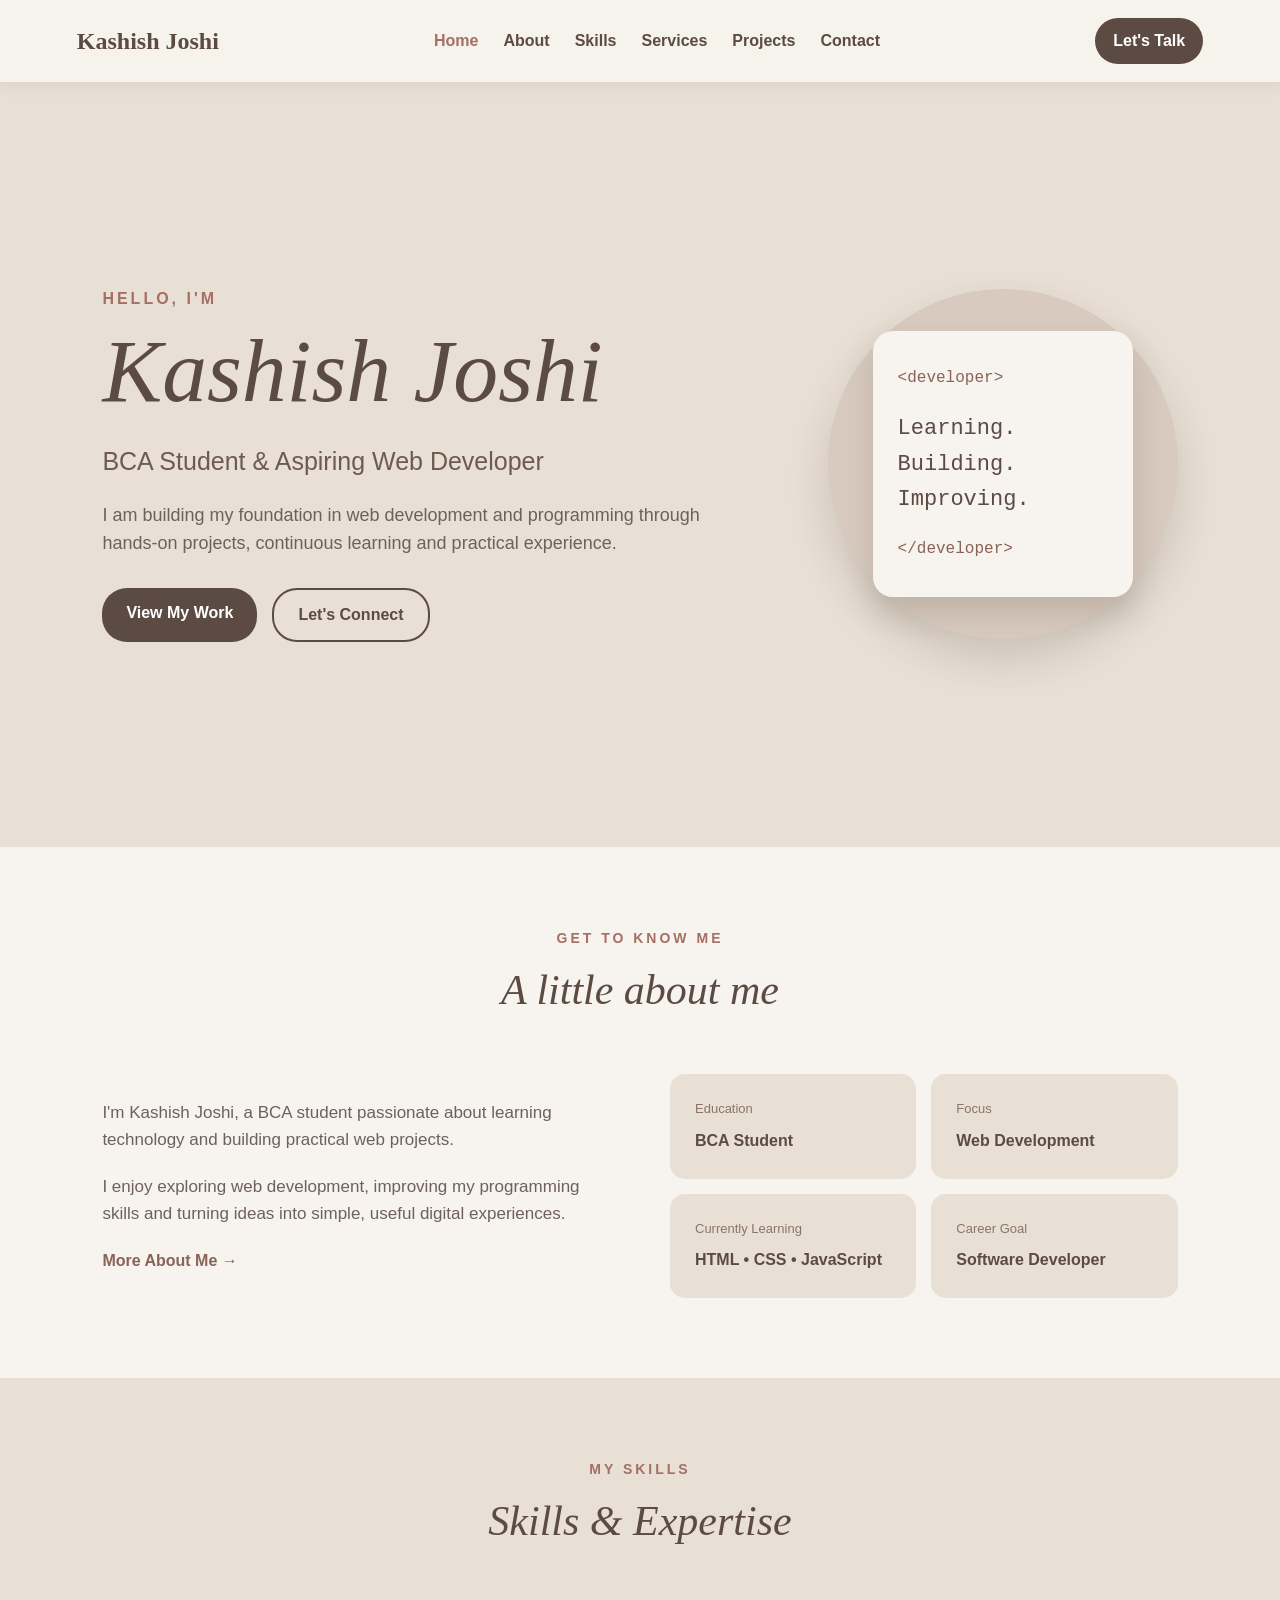
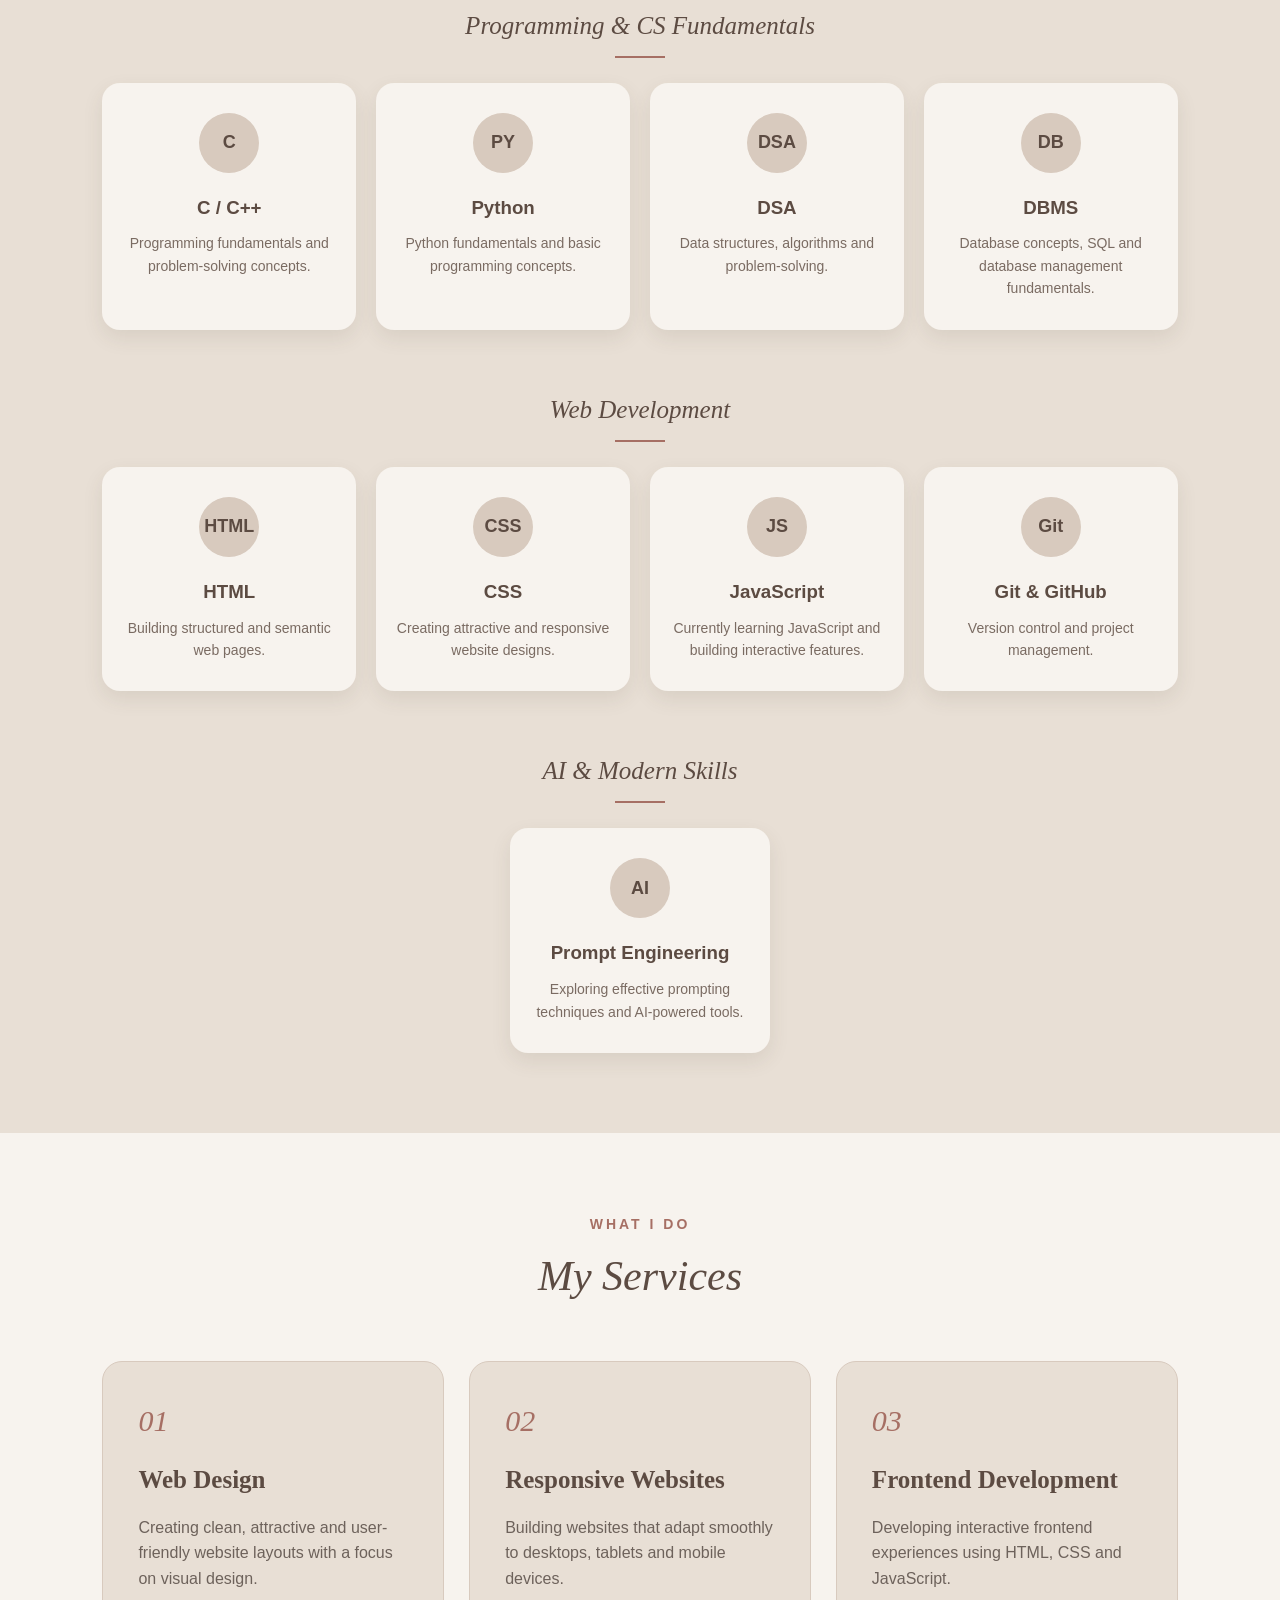
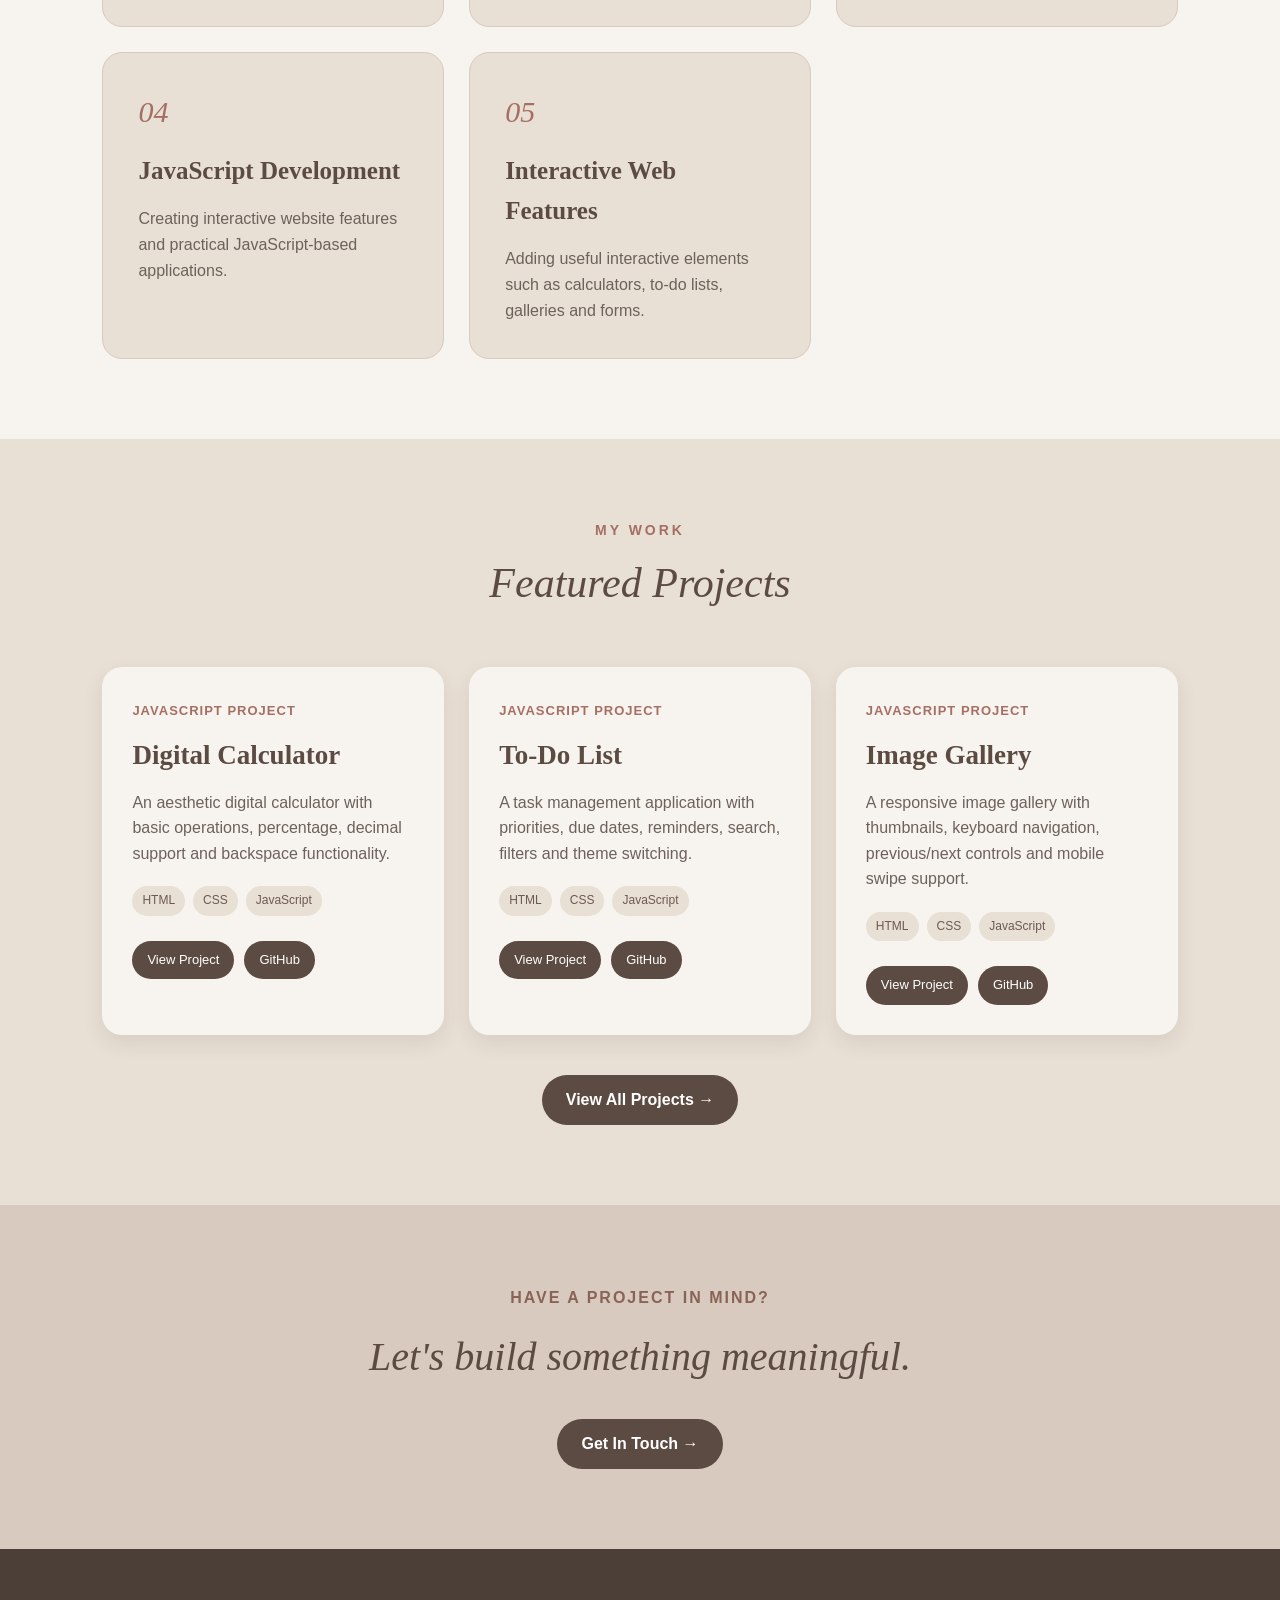
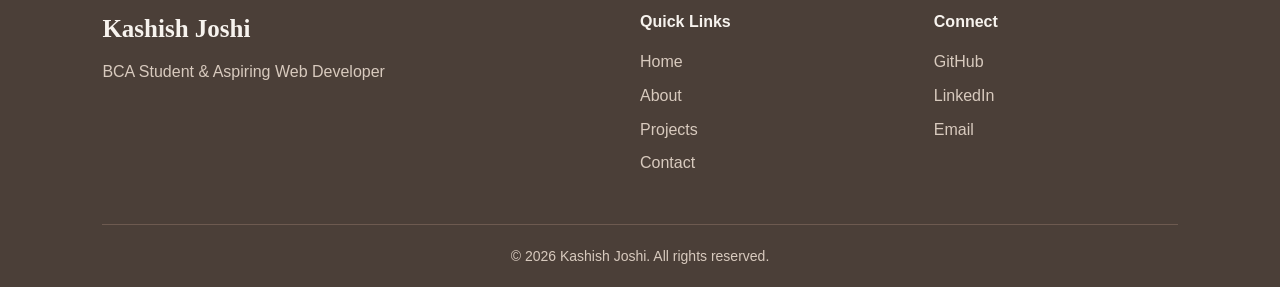
<file: Task-3-HTML-CSS/Portfolio/index.html>
<!DOCTYPE html>
<html lang="en">

<head>

    <meta charset="UTF-8">

    <meta
        name="viewport"
        content="width=device-width, initial-scale=1.0"
    >

    <title>Kashish Joshi | Web Developer</title>

    <link
        rel="stylesheet"
        href="style.css"
    >

</head>


<body>


    <!-- ================= NAVBAR ================= -->

    <header class="navbar">

        <div class="logo">
            Kashish Joshi
        </div>


        <nav>

            <a href="index.html" class="active">
                Home
            </a>

            <a href="about.html">
                About
            </a>

            <a href="#skills">
                Skills
            </a>

            <a href="#services">
                Services
            </a>

            <a href="projects.html">
                Projects
            </a>

            <a href="contact.html">
                Contact
            </a>

        </nav>


        <a
            href="contact.html"
            class="nav-button"
        >
            Let's Talk
        </a>

    </header>



    <!-- ================= HERO SECTION ================= -->

    <main>

        <section class="hero">

            <div class="hero-content">

                <p class="hero-intro">
                    Hello, I'm
                </p>


                <h1>
                    Kashish Joshi
                </h1>


                <h2>
                    BCA Student & Aspiring Web Developer
                </h2>


                <p class="hero-description">

                    I am building my foundation in web development
                    and programming through hands-on projects,
                    continuous learning and practical experience.

                </p>


                <div class="hero-buttons">

                    <a
                        href="projects.html"
                        class="primary-button"
                    >
                        View My Work
                    </a>


                    <a
                        href="contact.html"
                        class="secondary-button"
                    >
                        Let's Connect
                    </a>

                </div>

            </div>


            <!-- Hero Visual -->

            <div class="hero-visual">

                <div class="code-card">

                    <span>&lt;developer&gt;</span>

                    <p>
                        Learning.<br>
                        Building.<br>
                        Improving.
                    </p>

                    <span>&lt;/developer&gt;</span>

                </div>

            </div>

        </section>



        <!-- ================= ABOUT PREVIEW ================= -->

        <section class="about-preview">

            <div class="section-heading">

                <p>
                    GET TO KNOW ME
                </p>

                <h2>
                    A little about me
                </h2>

            </div>


            <div class="about-preview-content">

                <div class="about-text">

                    <p>

                        I'm Kashish Joshi, a BCA student passionate
                        about learning technology and building
                        practical web projects.

                    </p>


                    <p>

                        I enjoy exploring web development,
                        improving my programming skills and
                        turning ideas into simple, useful
                        digital experiences.

                    </p>


                    <a
                        href="about.html"
                        class="text-button"
                    >
                        More About Me →
                    </a>

                </div>


                <div class="quick-info">

                    <div class="info-card">

                        <span>
                            Education
                        </span>

                        <strong>
                            BCA Student
                        </strong>

                    </div>


                    <div class="info-card">

                        <span>
                            Focus
                        </span>

                        <strong>
                            Web Development
                        </strong>

                    </div>


                    <div class="info-card">

                        <span>
                            Currently Learning
                        </span>

                        <strong>
                            HTML • CSS • JavaScript
                        </strong>

                    </div>


                    <div class="info-card">

                        <span>
                            Career Goal
                        </span>

                        <strong>
                            Software Developer
                        </strong>

                    </div>

                </div>

            </div>

        </section>



       <!-- ================= SKILLS ================= -->

<section id="skills">

    <div class="section-heading">

        <p>
            MY SKILLS
        </p>

        <h2>
            Skills & Expertise
        </h2>

    </div>


    <!-- PROGRAMMING & CS FUNDAMENTALS -->

    <div class="skills-category">

        <h3 class="skills-category-title">
            Programming & CS Fundamentals
        </h3>


        <div class="skills-grid">

            <div class="skill-card">

                <div class="skill-icon">
                    C
                </div>

                <h3>
                    C / C++
                </h3>

                <p>
                    Programming fundamentals and
                    problem-solving concepts.
                </p>

            </div>


            <div class="skill-card">

                <div class="skill-icon">
                    PY
                </div>

                <h3>
                    Python
                </h3>

                <p>
                    Python fundamentals and
                    basic programming concepts.
                </p>

            </div>


            <div class="skill-card">

                <div class="skill-icon">
                    DSA
                </div>

                <h3>
                    DSA
                </h3>

                <p>
                    Data structures, algorithms
                    and problem-solving.
                </p>

            </div>


            <div class="skill-card">

                <div class="skill-icon">
                    DB
                </div>

                <h3>
                    DBMS
                </h3>

                <p>
                    Database concepts, SQL and
                    database management fundamentals.
                </p>

            </div>

        </div>

    </div>



    <!-- WEB DEVELOPMENT -->

    <div class="skills-category">

        <h3 class="skills-category-title">
            Web Development
        </h3>


        <div class="skills-grid">

            <div class="skill-card">

                <div class="skill-icon">
                    HTML
                </div>

                <h3>
                    HTML
                </h3>

                <p>
                    Building structured and
                    semantic web pages.
                </p>

            </div>


            <div class="skill-card">

                <div class="skill-icon">
                    CSS
                </div>

                <h3>
                    CSS
                </h3>

                <p>
                    Creating attractive and
                    responsive website designs.
                </p>

            </div>


            <div class="skill-card">

                <div class="skill-icon">
                    JS
                </div>

                <h3>
                    JavaScript
                </h3>

                <p>
                    Currently learning JavaScript
                    and building interactive features.
                </p>

            </div>


            <div class="skill-card">

                <div class="skill-icon">
                    Git
                </div>

                <h3>
                    Git & GitHub
                </h3>

                <p>
                    Version control and
                    project management.
                </p>

            </div>

        </div>

    </div>



    <!-- AI & MODERN SKILLS -->

    <div class="skills-category">

        <h3 class="skills-category-title">
            AI & Modern Skills
        </h3>


        <div class="skills-grid single-skill">

            <div class="skill-card">

                <div class="skill-icon">
                    AI
                </div>

                <h3>
                    Prompt Engineering
                </h3>

                <p>
                    Exploring effective prompting
                    techniques and AI-powered tools.
                </p>

            </div>

        </div>

    </div>

</section>
        <!-- ================= SERVICES ================= -->

        <section
            class="services-section"
            id="services"
        >

            <div class="section-heading">

                <p>
                    WHAT I DO
                </p>

                <h2>
                    My Services
                </h2>

            </div>


            <div class="services-grid">

    <div class="service-card">

        <span class="service-number">
            01
        </span>

        <h3>
            Web Design
        </h3>

        <p>
            Creating clean, attractive and user-friendly
            website layouts with a focus on visual design.
        </p>

    </div>


    <div class="service-card">

        <span class="service-number">
            02
        </span>

        <h3>
            Responsive Websites
        </h3>

        <p>
            Building websites that adapt smoothly
            to desktops, tablets and mobile devices.
        </p>

    </div>


    <div class="service-card">

        <span class="service-number">
            03
        </span>

        <h3>
            Frontend Development
        </h3>

        <p>
            Developing interactive frontend experiences
            using HTML, CSS and JavaScript.
        </p>

    </div>


    <div class="service-card">

        <span class="service-number">
            04
        </span>

        <h3>
            JavaScript Development
        </h3>

        <p>
            Creating interactive website features
            and practical JavaScript-based applications.
        </p>

    </div>


    <div class="service-card">

        <span class="service-number">
            05
        </span>

        <h3>
            Interactive Web Features
        </h3>

        <p>
            Adding useful interactive elements such as
            calculators, to-do lists, galleries and forms.
        </p>

    </div>



</div>

            </div>

        </section>



        <!-- ================= FEATURED PROJECTS ================= -->

        <section class="projects-preview">

            <div class="section-heading">

                <p>
                    MY WORK
                </p>

                <h2>
                    Featured Projects
                </h2>

            </div>


            <div class="projects-grid">


                <div class="project-card">

                    <div class="project-content">

                        <span class="project-category">
                            JavaScript Project
                        </span>

                        <h3>
                            Digital Calculator
                        </h3>

                        <p>

                            An aesthetic digital calculator
                            with basic operations, percentage,
                            decimal support and backspace
                            functionality.

                        </p>

                        <div class="tech-stack">

                            <span>HTML</span>
                            <span>CSS</span>
                            <span>JavaScript</span>

                        </div>


                        <div class="project-buttons">

                            <a href="#">
                                View Project
                            </a>

                            <a href="#">
                                GitHub
                            </a>

                        </div>

                    </div>

                </div>



                <div class="project-card">

                    <div class="project-content">

                        <span class="project-category">
                            JavaScript Project
                        </span>

                        <h3>
                            To-Do List
                        </h3>

                        <p>

                            A task management application
                            with priorities, due dates,
                            reminders, search, filters and
                            theme switching.

                        </p>

                        <div class="tech-stack">

                            <span>HTML</span>
                            <span>CSS</span>
                            <span>JavaScript</span>

                        </div>


                        <div class="project-buttons">

                            <a href="#">
                                View Project
                            </a>

                            <a href="#">
                                GitHub
                            </a>

                        </div>

                    </div>

                </div>



                <div class="project-card">

                    <div class="project-content">

                        <span class="project-category">
                            JavaScript Project
                        </span>

                        <h3>
                            Image Gallery
                        </h3>

                        <p>

                            A responsive image gallery with
                            thumbnails, keyboard navigation,
                            previous/next controls and
                            mobile swipe support.

                        </p>

                        <div class="tech-stack">

                            <span>HTML</span>
                            <span>CSS</span>
                            <span>JavaScript</span>

                        </div>


                        <div class="project-buttons">

                            <a href="#">
                                View Project
                            </a>

                            <a href="#">
                                GitHub
                            </a>

                        </div>

                    </div>

                </div>


            </div>


            <a
                href="projects.html"
                class="view-all-button"
            >
                View All Projects →
            </a>

        </section>



        <!-- ================= CONTACT CTA ================= -->

        <section class="contact-cta">

            <p>
                HAVE A PROJECT IN MIND?
            </p>

            <h2>
                Let's build something meaningful.
            </h2>

            <a
                href="contact.html"
                class="primary-button"
            >
                Get In Touch →
            </a>

        </section>

    </main>



    <!-- ================= FOOTER ================= -->

    <footer>

        <div class="footer-content">


            <div class="footer-about">

                <h3>
                    Kashish Joshi
                </h3>

                <p>
                    BCA Student & Aspiring Web Developer
                </p>

            </div>


            <div class="footer-links">

                <h4>
                    Quick Links
                </h4>

                <a href="index.html">
                    Home
                </a>

                <a href="about.html">
                    About
                </a>

                <a href="projects.html">
                    Projects
                </a>

                <a href="contact.html">
                    Contact
                </a>

            </div>


            <div class="footer-connect">

                <h4>
                    Connect
                </h4>

                <!-- Actual links baad me add karenge -->

                <a href="#">
                    GitHub
                </a>

                <a href="#">
                    LinkedIn
                </a>

                <a href="mailto:kashujoshi77@gmail.com">
                    Email
                </a>

            </div>

        </div>


        <div class="footer-bottom">

            <p>
                © 2026 Kashish Joshi. All rights reserved.
            </p>

        </div>

    </footer>


</body>

</html>
</file>
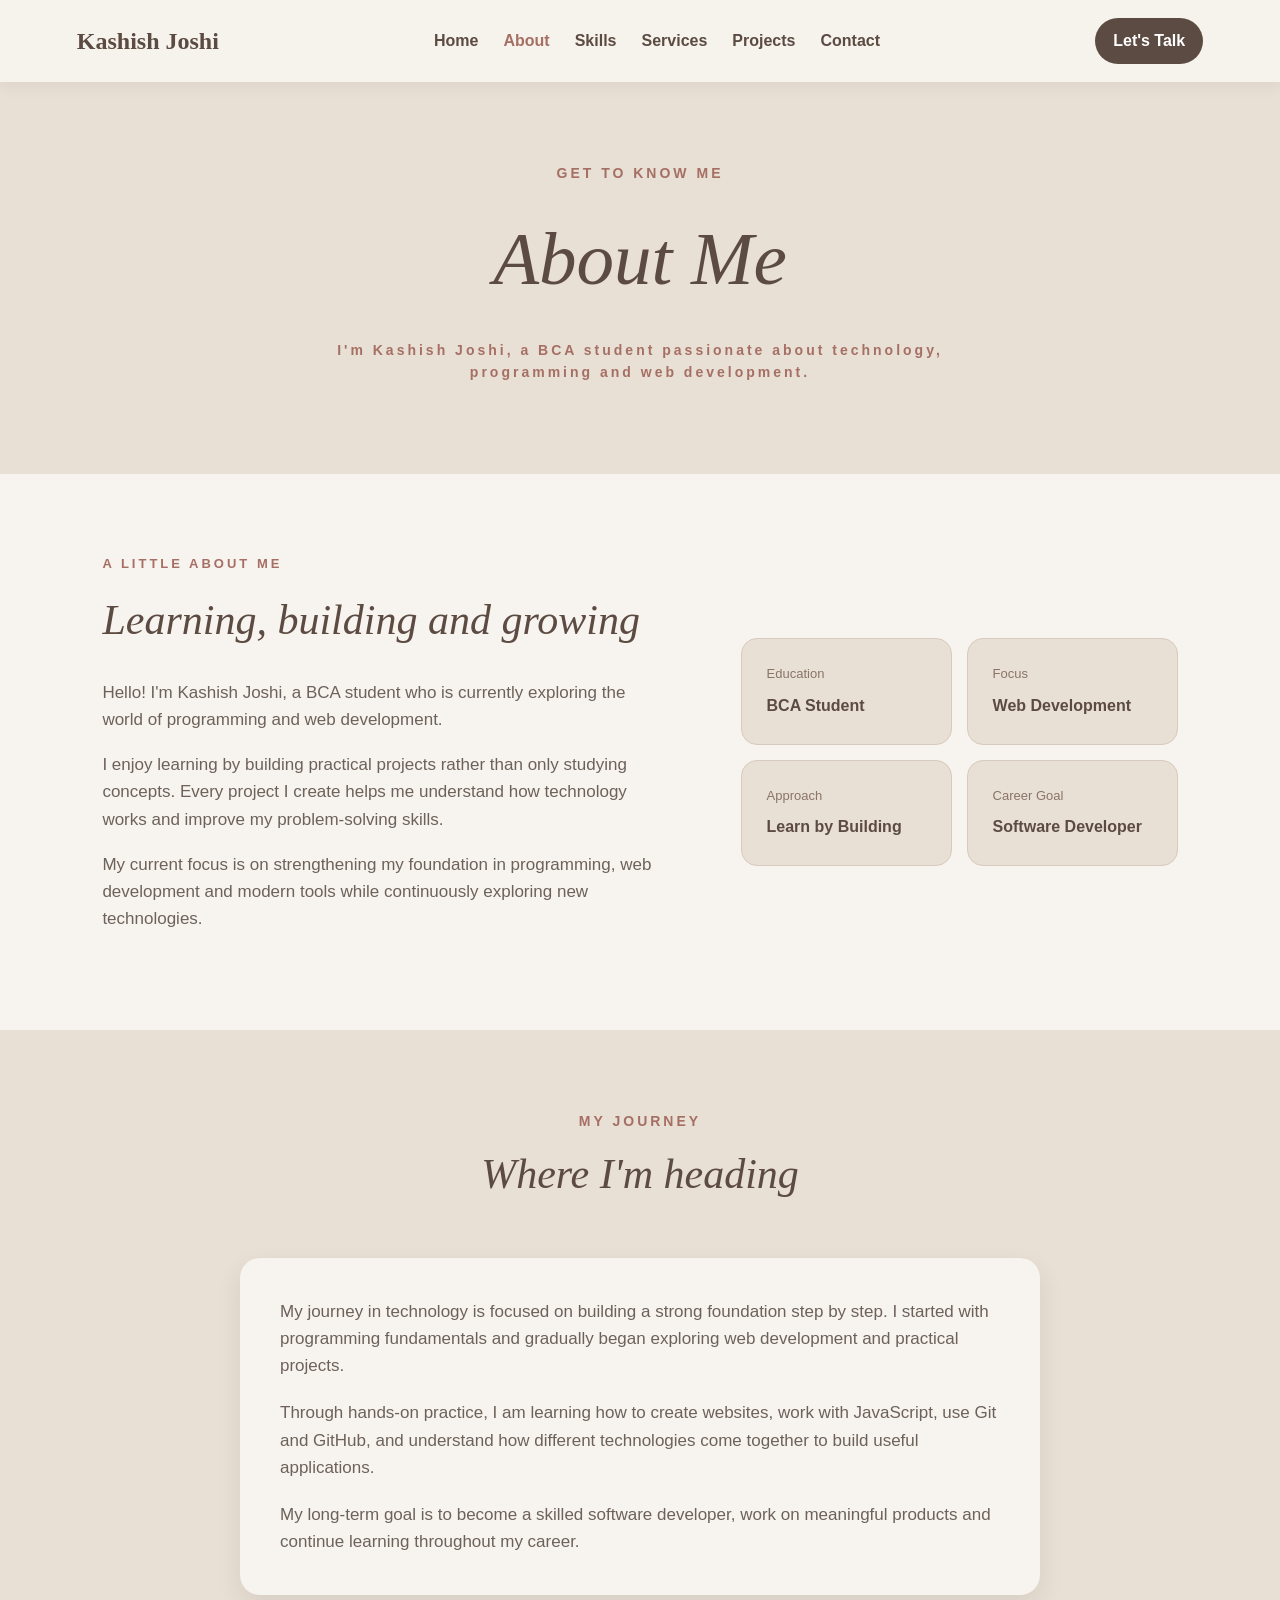
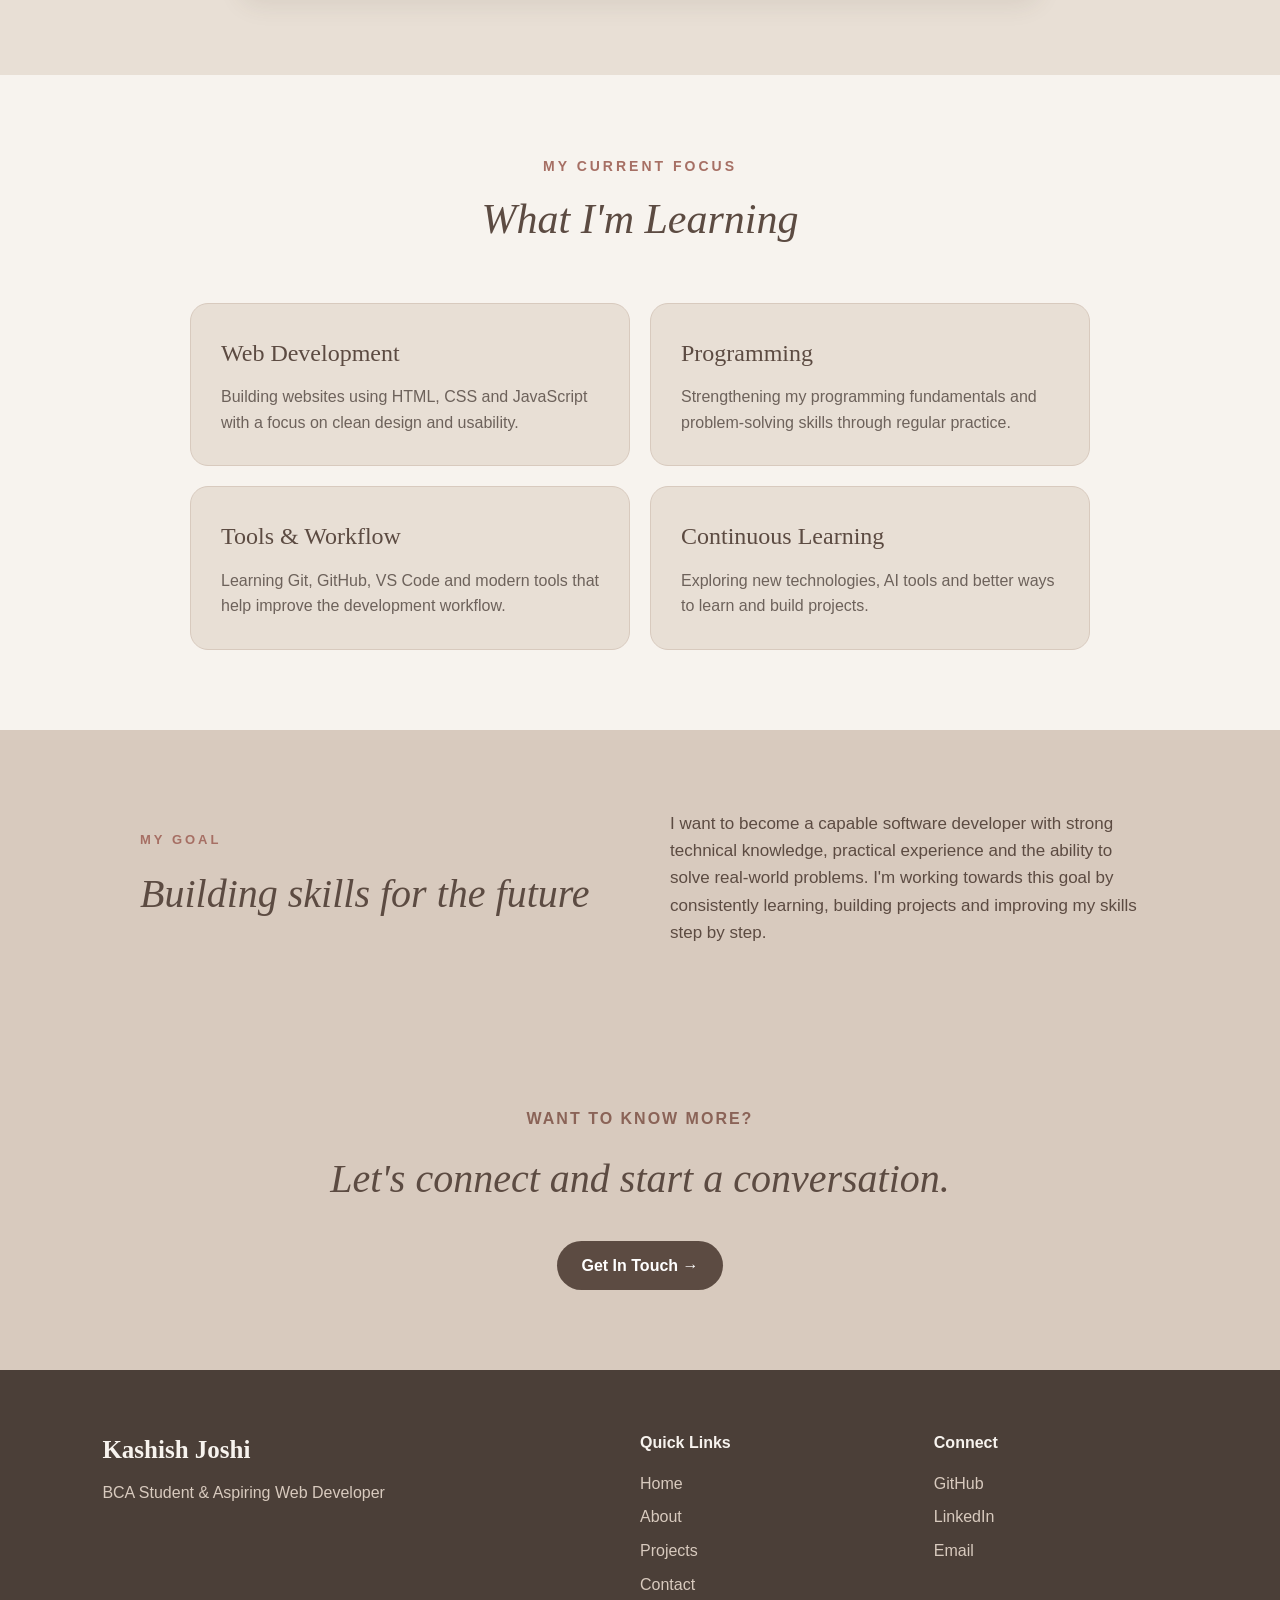
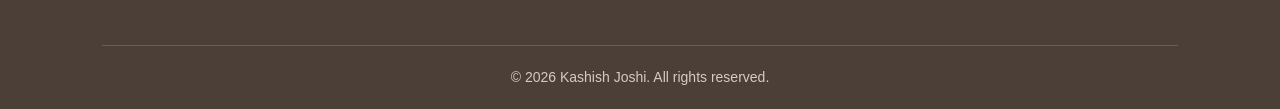
<file: Task-3-HTML-CSS/Portfolio/about.html>
<!DOCTYPE html>
<html lang="en">

<head>

    <meta charset="UTF-8">

    <meta
        name="viewport"
        content="width=device-width, initial-scale=1.0"
    >

    <title>Kashish Joshi | About Me</title>

    <link
        rel="stylesheet"
        href="style.css"
    >

</head>


<body>


    <!-- ================= NAVBAR ================= -->

    <header class="navbar">

        <div class="logo">
            Kashish Joshi
        </div>


        <nav>

            <a href="index.html">
                Home
            </a>

            <a
                href="about.html"
                class="active"
            >
                About
            </a>

            <a href="index.html#skills">
                Skills
            </a>

            <a href="index.html#services">
                Services
            </a>

            <a href="projects.html">
                Projects
            </a>

            <a href="contact.html">
                Contact
            </a>

        </nav>


        <a
            href="contact.html"
            class="nav-button"
        >
            Let's Talk
        </a>

    </header>



    <!-- ================= ABOUT HERO ================= -->

    <main>

        <section class="about-page-hero">

            <div class="section-heading">

                <p>
                    GET TO KNOW ME
                </p>

                <h1>
                    About Me
                </h1>

                <p class="about-intro">

                    I'm Kashish Joshi, a BCA student
                    passionate about technology,
                    programming and web development.

                </p>

            </div>

        </section>



        <!-- ================= INTRODUCTION ================= -->

        <section class="about-main">

            <div class="about-main-content">


                <div class="about-main-text">

                    <p class="small-heading">
                        A LITTLE ABOUT ME
                    </p>

                    <h2>
                        Learning, building and growing
                    </h2>


                    <p>

                        Hello! I'm Kashish Joshi, a BCA student
                        who is currently exploring the world of
                        programming and web development.

                    </p>


                    <p>

                        I enjoy learning by building practical
                        projects rather than only studying
                        concepts. Every project I create helps
                        me understand how technology works
                        and improve my problem-solving skills.

                    </p>


                    <p>

                        My current focus is on strengthening
                        my foundation in programming,
                        web development and modern tools
                        while continuously exploring new
                        technologies.

                    </p>

                </div>


                <div class="about-highlight">

                    <div class="highlight-item">

                        <span>
                            Education
                        </span>

                        <strong>
                            BCA Student
                        </strong>

                    </div>


                    <div class="highlight-item">

                        <span>
                            Focus
                        </span>

                        <strong>
                            Web Development
                        </strong>

                    </div>


                    <div class="highlight-item">

                        <span>
                            Approach
                        </span>

                        <strong>
                            Learn by Building
                        </strong>

                    </div>


                    <div class="highlight-item">

                        <span>
                            Career Goal
                        </span>

                        <strong>
                            Software Developer
                        </strong>

                    </div>

                </div>

            </div>

        </section>



        <!-- ================= MY JOURNEY ================= -->

        <section class="journey-section">

            <div class="section-heading">

                <p>
                    MY JOURNEY
                </p>

                <h2>
                    Where I'm heading
                </h2>

            </div>


            <div class="journey-content">

                <p>

                    My journey in technology is focused on
                    building a strong foundation step by step.
                    I started with programming fundamentals
                    and gradually began exploring web
                    development and practical projects.

                </p>


                <p>

                    Through hands-on practice, I am learning
                    how to create websites, work with
                    JavaScript, use Git and GitHub, and
                    understand how different technologies
                    come together to build useful applications.

                </p>


                <p>

                    My long-term goal is to become a skilled
                    software developer, work on meaningful
                    products and continue learning throughout
                    my career.

                </p>

            </div>

        </section>



        <!-- ================= WHAT I'M LEARNING ================= -->

        <section class="learning-section">

            <div class="section-heading">

                <p>
                    MY CURRENT FOCUS
                </p>

                <h2>
                    What I'm Learning
                </h2>

            </div>


            <div class="learning-grid">


                <div class="learning-card">

                    <h3>
                        Web Development
                    </h3>

                    <p>

                        Building websites using HTML,
                        CSS and JavaScript with a focus
                        on clean design and usability.

                    </p>

                </div>


                <div class="learning-card">

                    <h3>
                        Programming
                    </h3>

                    <p>

                        Strengthening my programming
                        fundamentals and problem-solving
                        skills through regular practice.

                    </p>

                </div>


                <div class="learning-card">

                    <h3>
                        Tools & Workflow
                    </h3>

                    <p>

                        Learning Git, GitHub, VS Code
                        and modern tools that help
                        improve the development workflow.

                    </p>

                </div>


                <div class="learning-card">

                    <h3>
                        Continuous Learning
                    </h3>

                    <p>

                        Exploring new technologies,
                        AI tools and better ways to
                        learn and build projects.

                    </p>

                </div>


            </div>

        </section>



        <!-- ================= GOALS ================= -->

        <section class="goals-section">

            <div class="goals-content">

                <div>

                    <p class="small-heading">
                        MY GOAL
                    </p>

                    <h2>
                        Building skills for the future
                    </h2>

                </div>


                <p>

                    I want to become a capable software
                    developer with strong technical
                    knowledge, practical experience and
                    the ability to solve real-world problems.

                    I'm working towards this goal by
                    consistently learning, building projects
                    and improving my skills step by step.

                </p>

            </div>

        </section>



        <!-- ================= CTA ================= -->

        <section class="contact-cta">

            <p>
                WANT TO KNOW MORE?
            </p>

            <h2>
                Let's connect and start a conversation.
            </h2>

            <a
                href="contact.html"
                class="primary-button"
            >
                Get In Touch →
            </a>

        </section>

    </main>



    <!-- ================= FOOTER ================= -->

    <footer>

        <div class="footer-content">


            <div class="footer-about">

                <h3>
                    Kashish Joshi
                </h3>

                <p>
                    BCA Student & Aspiring Web Developer
                </p>

            </div>


            <div class="footer-links">

                <h4>
                    Quick Links
                </h4>

                <a href="index.html">
                    Home
                </a>

                <a href="about.html">
                    About
                </a>

                <a href="projects.html">
                    Projects
                </a>

                <a href="contact.html">
                    Contact
                </a>

            </div>


            <div class="footer-connect">

                <h4>
                    Connect
                </h4>

                <a href="#">
                    GitHub
                </a>

                <a href="#">
                    LinkedIn
                </a>

                <a href="mailto:kashujoshi77@gmail.com">
                    Email
                </a>

            </div>

        </div>


        <div class="footer-bottom">

            <p>
                © 2026 Kashish Joshi. All rights reserved.
            </p>

        </div>

    </footer>


</body>

</html>
</file>
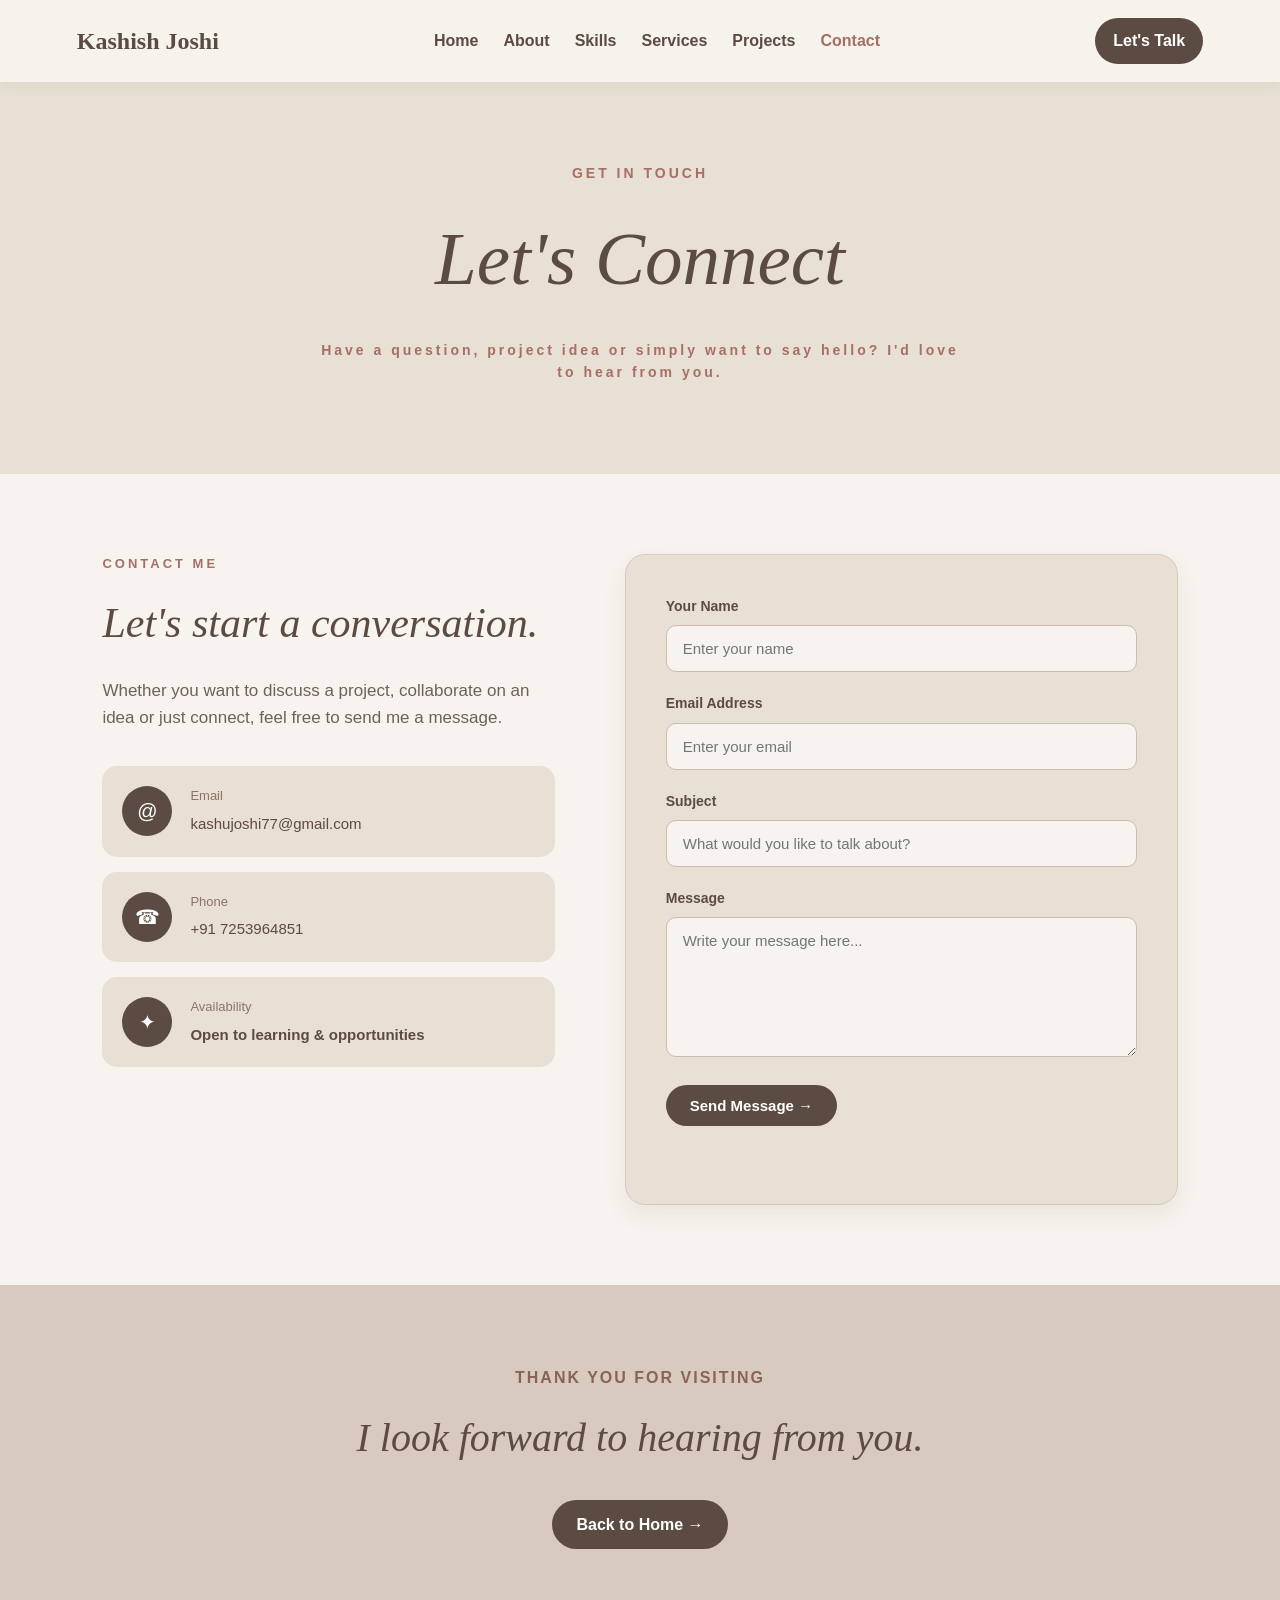
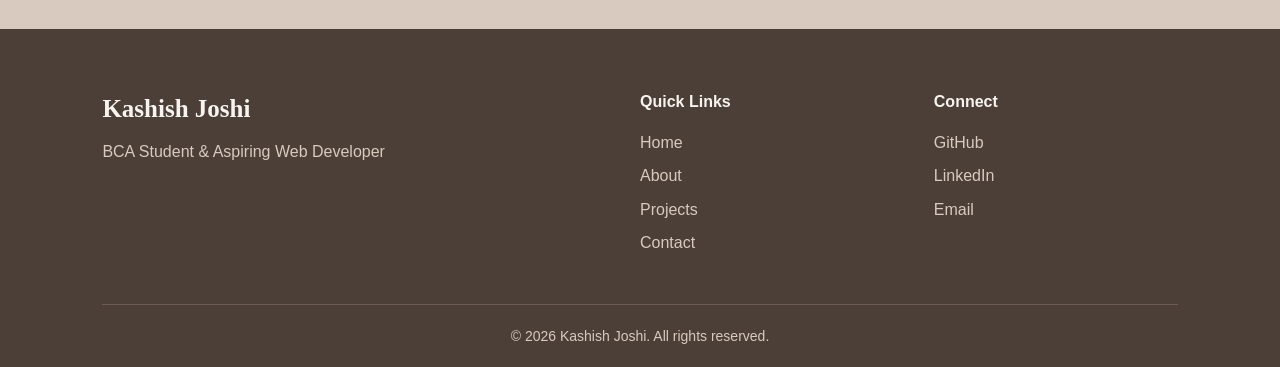
<file: Task-3-HTML-CSS/Portfolio/contact.html>
<!DOCTYPE html>
<html lang="en">

<head>

    <meta charset="UTF-8">

    <meta
        name="viewport"
        content="width=device-width, initial-scale=1.0"
    >

    <title>Kashish Joshi | Contact</title>

    <link
        rel="stylesheet"
        href="style.css"
    >

</head>


<body>


    <!-- ================= NAVBAR ================= -->

    <header class="navbar">

        <div class="logo">
            Kashish Joshi
        </div>


        <nav>

            <a href="index.html">
                Home
            </a>

            <a href="about.html">
                About
            </a>

            <a href="index.html#skills">
                Skills
            </a>

            <a href="index.html#services">
                Services
            </a>

            <a href="projects.html">
                Projects
            </a>

            <a
                href="contact.html"
                class="active"
            >
                Contact
            </a>

        </nav>


        <a
            href="contact.html"
            class="nav-button"
        >
            Let's Talk
        </a>

    </header>



    <!-- ================= CONTACT PAGE ================= -->

    <main>


        <!-- CONTACT HERO -->

        <section class="contact-page-hero">

            <div class="section-heading">

                <p>
                    GET IN TOUCH
                </p>

                <h1>
                    Let's Connect
                </h1>

                <p class="contact-intro">

                    Have a question, project idea or
                    simply want to say hello?
                    I'd love to hear from you.

                </p>

            </div>

        </section>



        <!-- CONTACT CONTENT -->

        <section class="contact-section">

            <div class="contact-container">


                <!-- CONTACT INFORMATION -->

                <div class="contact-info">

                    <p class="small-heading">
                        CONTACT ME
                    </p>

                    <h2>
                        Let's start a conversation.
                    </h2>

                    <p class="contact-description">

                        Whether you want to discuss a project,
                        collaborate on an idea or just connect,
                        feel free to send me a message.

                    </p>


                    <!-- EMAIL -->

                    <div class="contact-item">

                        <div class="contact-icon">
                            @
                        </div>

                        <div>

                            <span>
                                Email
                            </span>

                            <a href="mailto:kashujoshi77@gmail.com">
                                kashujoshi77@gmail.com
                            </a>

                        </div>

                    </div>


                    <!-- PHONE -->

                    <div class="contact-item">

                        <div class="contact-icon">
                            ☎
                        </div>

                        <div>

                            <span>
                                Phone
                            </span>

                            <a href="tel:+917253964851">
                                +91 7253964851
                            </a>

                        </div>

                    </div>


                    <!-- AVAILABILITY -->

                    <div class="contact-item">

                        <div class="contact-icon">
                            ✦
                        </div>

                        <div>

                            <span>
                                Availability
                            </span>

                            <strong>
                                Open to learning & opportunities
                            </strong>

                        </div>

                    </div>

                </div>



                <!-- CONTACT FORM -->

                <div class="contact-form-wrapper">

                    <form
                        id="contactForm"
                        class="contact-form"
                    >


                        <!-- NAME -->

                        <div class="form-group">

                            <label for="name">
                                Your Name
                            </label>

                            <input
                                type="text"
                                id="name"
                                placeholder="Enter your name"
                                required
                            >

                        </div>



                        <!-- EMAIL -->

                        <div class="form-group">

                            <label for="email">
                                Email Address
                            </label>

                            <input
                                type="email"
                                id="email"
                                placeholder="Enter your email"
                                required
                            >

                        </div>



                        <!-- SUBJECT -->

                        <div class="form-group">

                            <label for="subject">
                                Subject
                            </label>

                            <input
                                type="text"
                                id="subject"
                                placeholder="What would you like to talk about?"
                                required
                            >

                        </div>



                        <!-- MESSAGE -->

                        <div class="form-group">

                            <label for="message">
                                Message
                            </label>

                            <textarea
                                id="message"
                                rows="6"
                                placeholder="Write your message here..."
                                required
                            ></textarea>

                        </div>



                        <!-- SUBMIT -->

                        <button
                            type="submit"
                            class="primary-button"
                        >
                            Send Message →
                        </button>


                        <!-- SUCCESS MESSAGE -->

                        <p
                            id="formMessage"
                            class="form-message"
                        ></p>


                    </form>

                </div>

            </div>

        </section>



        <!-- ================= CTA ================= -->

        <section class="contact-cta">

            <p>
                THANK YOU FOR VISITING
            </p>

            <h2>
                I look forward to hearing from you.
            </h2>

            <a
                href="index.html"
                class="primary-button"
            >
                Back to Home →
            </a>

        </section>

    </main>



    <!-- ================= FOOTER ================= -->

    <footer>

        <div class="footer-content">


            <div class="footer-about">

                <h3>
                    Kashish Joshi
                </h3>

                <p>
                    BCA Student & Aspiring Web Developer
                </p>

            </div>


            <div class="footer-links">

                <h4>
                    Quick Links
                </h4>

                <a href="index.html">
                    Home
                </a>

                <a href="about.html">
                    About
                </a>

                <a href="projects.html">
                    Projects
                </a>

                <a href="contact.html">
                    Contact
                </a>

            </div>


            <div class="footer-connect">

                <h4>
                    Connect
                </h4>

                <a href="#">
                    GitHub
                </a>

                <a href="#">
                    LinkedIn
                </a>

                <a href="mailto:kashujoshi77@gmail.com">
                    Email
                </a>

            </div>

        </div>


        <div class="footer-bottom">

            <p>
                © 2026 Kashish Joshi. All rights reserved.
            </p>

        </div>

    </footer>



    <!-- ================= FORM VALIDATION ================= -->

    <script>

        let contactForm =
            document.getElementById("contactForm");

        let formMessage =
            document.getElementById("formMessage");


        contactForm.addEventListener(
            "submit",
            function(event) {

                event.preventDefault();


                let name =
                    document.getElementById("name").value.trim();

                let email =
                    document.getElementById("email").value.trim();

                let subject =
                    document.getElementById("subject").value.trim();

                let message =
                    document.getElementById("message").value.trim();


                if (
                    name === "" ||
                    email === "" ||
                    subject === "" ||
                    message === ""
                ) {

                    formMessage.innerText =
                        "Please fill in all fields.";

                    formMessage.style.color =
                        "#a66f64";

                    return;

                }


                formMessage.innerText =
                    "Thank you! Your message has been submitted successfully.";

                formMessage.style.color =
                    "#6d7a5c";


                contactForm.reset();

            }
        );

    </script>


</body>

</html>
</file>
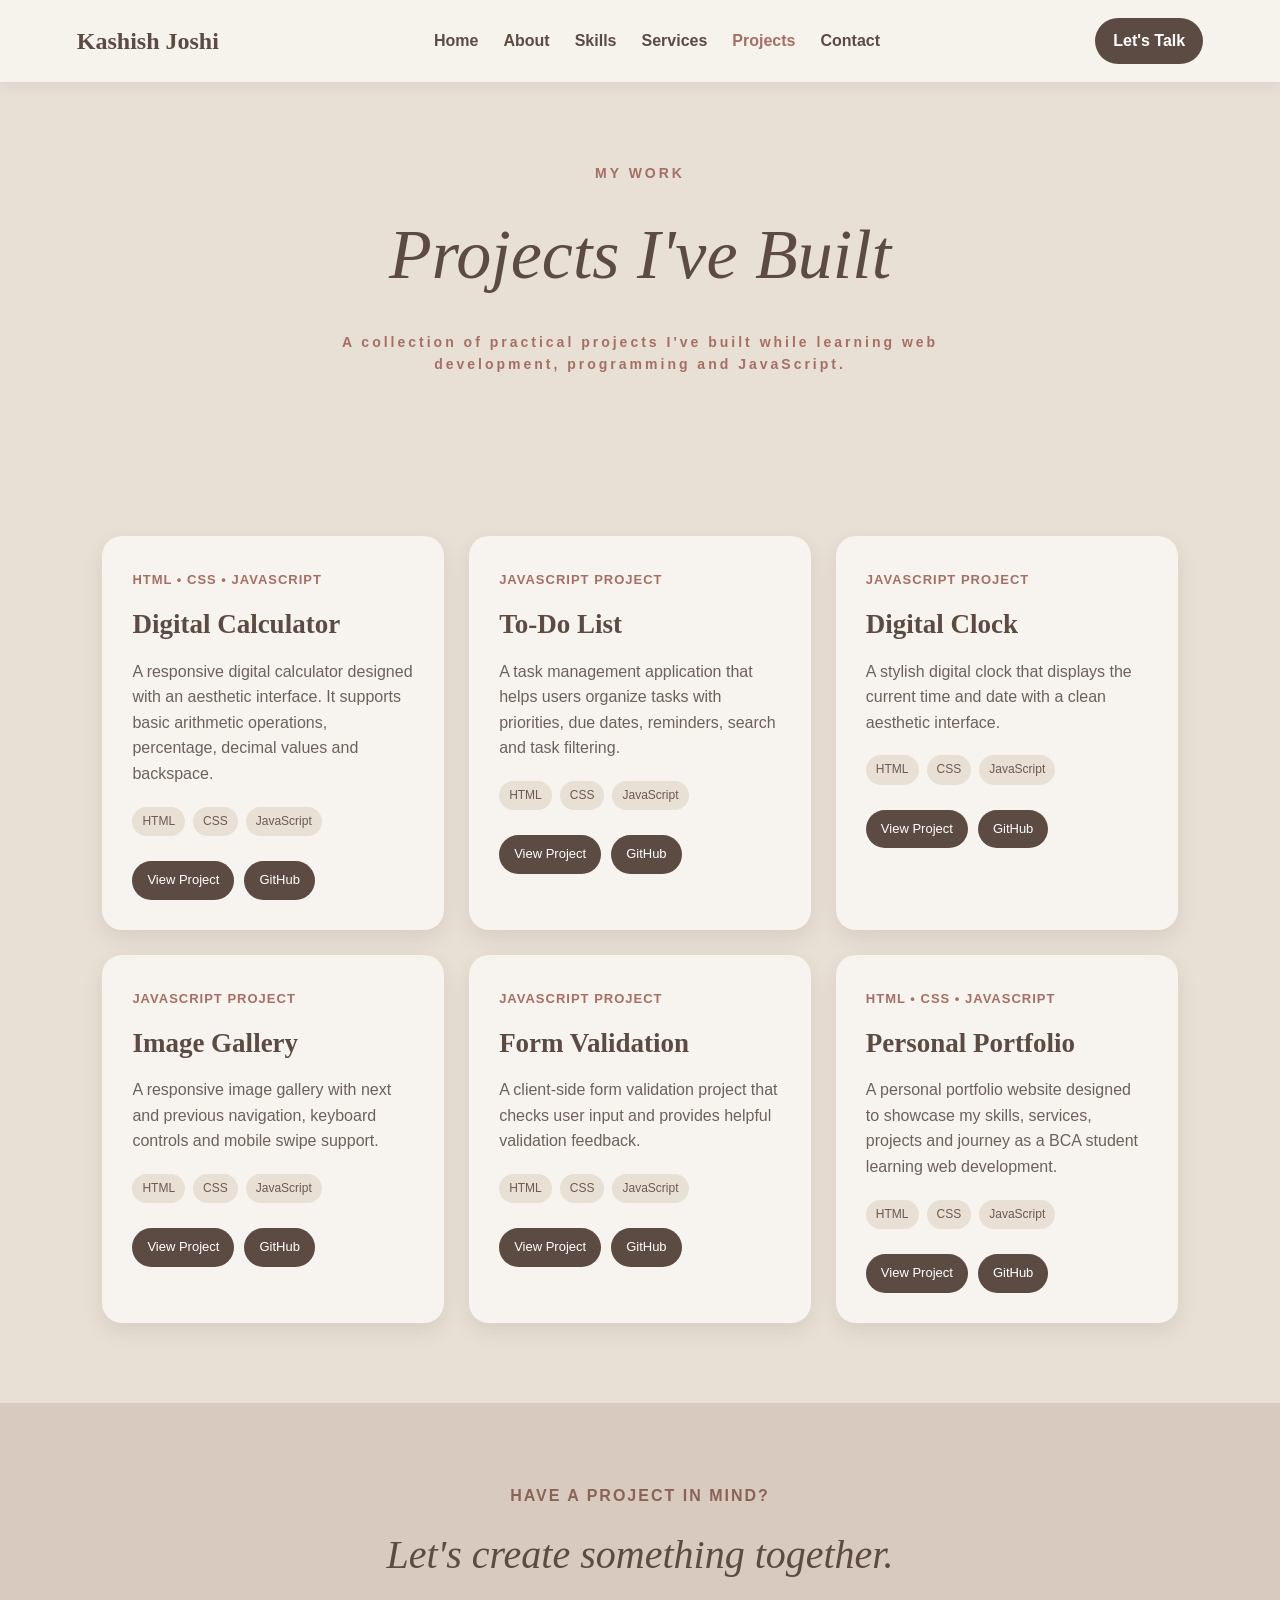
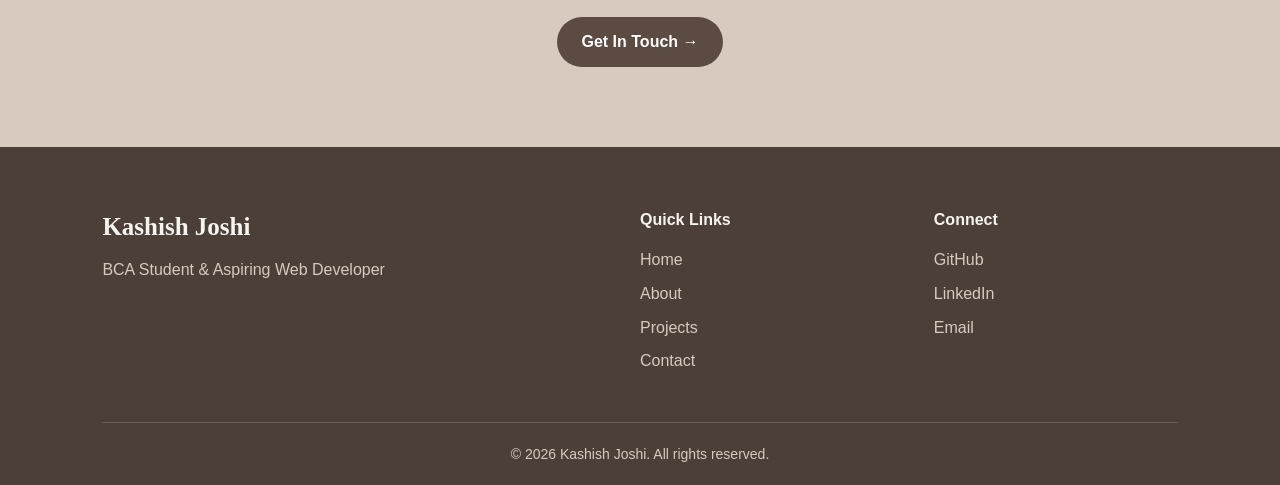
<file: Task-3-HTML-CSS/Portfolio/projects.html>
<!DOCTYPE html>
<html lang="en">

<head>

    <meta charset="UTF-8">

    <meta
        name="viewport"
        content="width=device-width, initial-scale=1.0"
    >

    <title>Kashish Joshi | Projects</title>

    <link
        rel="stylesheet"
        href="style.css"
    >

</head>


<body>


    <!-- ================= NAVBAR ================= -->

    <header class="navbar">

        <div class="logo">
            Kashish Joshi
        </div>


        <nav>

            <a href="index.html">
                Home
            </a>

            <a href="about.html">
                About
            </a>

            <a href="index.html#skills">
                Skills
            </a>

            <a href="index.html#services">
                Services
            </a>

            <a
                href="projects.html"
                class="active"
            >
                Projects
            </a>

            <a href="contact.html">
                Contact
            </a>

        </nav>


        <a
            href="contact.html"
            class="nav-button"
        >
            Let's Talk
        </a>

    </header>



    <!-- ================= PROJECTS HERO ================= -->

    <main>

        <section class="projects-hero">

            <div class="section-heading">

                <p>
                    MY WORK
                </p>

                <h1>
                    Projects I've Built
                </h1>

                <p class="projects-intro">

                    A collection of practical projects
                    I've built while learning web development,
                    programming and JavaScript.

                </p>

            </div>

        </section>



        <!-- ================= ALL PROJECTS ================= -->

        <section class="all-projects">

            <div class="projects-grid">


                <!-- PROJECT 1 -->

                <div class="project-card">

                    <div class="project-content">

                        <span class="project-category">
                            HTML • CSS • JavaScript
                        </span>

                        <h3>
                            Digital Calculator
                        </h3>

                        <p>

                            A responsive digital calculator
                            designed with an aesthetic interface.
                            It supports basic arithmetic operations,
                            percentage, decimal values and backspace.

                        </p>


                        <div class="tech-stack">

                            <span>HTML</span>

                            <span>CSS</span>

                            <span>JavaScript</span>

                        </div>


                        <div class="project-buttons">

                            <a href="#">
                                View Project
                            </a>

                            <a href="#">
                                GitHub
                            </a>

                        </div>

                    </div>

                </div>



                <!-- PROJECT 2 -->

                <div class="project-card">

                    <div class="project-content">

                        <span class="project-category">
                            JavaScript Project
                        </span>

                        <h3>
                            To-Do List
                        </h3>

                        <p>

                            A task management application
                            that helps users organize tasks
                            with priorities, due dates, reminders,
                            search and task filtering.

                        </p>


                        <div class="tech-stack">

                            <span>HTML</span>

                            <span>CSS</span>

                            <span>JavaScript</span>

                        </div>


                        <div class="project-buttons">

                            <a href="#">
                                View Project
                            </a>

                            <a href="#">
                                GitHub
                            </a>

                        </div>

                    </div>

                </div>



                <!-- PROJECT 3 -->

                <div class="project-card">

                    <div class="project-content">

                        <span class="project-category">
                            JavaScript Project
                        </span>

                        <h3>
                            Digital Clock
                        </h3>

                        <p>

                            A stylish digital clock that displays
                            the current time and date with a clean
                            aesthetic interface.

                        </p>


                        <div class="tech-stack">

                            <span>HTML</span>

                            <span>CSS</span>

                            <span>JavaScript</span>

                        </div>


                        <div class="project-buttons">

                            <a href="#">
                                View Project
                            </a>

                            <a href="#">
                                GitHub
                            </a>

                        </div>

                    </div>

                </div>



                <!-- PROJECT 4 -->

                <div class="project-card">

                    <div class="project-content">

                        <span class="project-category">
                            JavaScript Project
                        </span>

                        <h3>
                            Image Gallery
                        </h3>

                        <p>

                            A responsive image gallery with
                            next and previous navigation,
                            keyboard controls and mobile
                            swipe support.

                        </p>


                        <div class="tech-stack">

                            <span>HTML</span>

                            <span>CSS</span>

                            <span>JavaScript</span>

                        </div>


                        <div class="project-buttons">

                            <a href="#">
                                View Project
                            </a>

                            <a href="#">
                                GitHub
                            </a>

                        </div>

                    </div>

                </div>



                <!-- PROJECT 5 -->

                <div class="project-card">

                    <div class="project-content">

                        <span class="project-category">
                            JavaScript Project
                        </span>

                        <h3>
                            Form Validation
                        </h3>

                        <p>

                            A client-side form validation project
                            that checks user input and provides
                            helpful validation feedback.

                        </p>


                        <div class="tech-stack">

                            <span>HTML</span>

                            <span>CSS</span>

                            <span>JavaScript</span>

                        </div>


                        <div class="project-buttons">

                            <a href="#">
                                View Project
                            </a>

                            <a href="#">
                                GitHub
                            </a>

                        </div>

                    </div>

                </div>



                <!-- PROJECT 6 -->

                <div class="project-card">

                    <div class="project-content">

                        <span class="project-category">
                            HTML • CSS • JavaScript
                        </span>

                        <h3>
                            Personal Portfolio
                        </h3>

                        <p>

                            A personal portfolio website designed
                            to showcase my skills, services,
                            projects and journey as a BCA student
                            learning web development.

                        </p>


                        <div class="tech-stack">

                            <span>HTML</span>

                            <span>CSS</span>

                            <span>JavaScript</span>

                        </div>


                        <div class="project-buttons">

                            <a href="index.html">
                                View Project
                            </a>

                            <a href="#">
                                GitHub
                            </a>

                        </div>

                    </div>

                </div>


            </div>

        </section>



        <!-- ================= CTA ================= -->

        <section class="contact-cta">

            <p>
                HAVE A PROJECT IN MIND?
            </p>

            <h2>
                Let's create something together.
            </h2>

            <a
                href="contact.html"
                class="primary-button"
            >
                Get In Touch →
            </a>

        </section>

    </main>



    <!-- ================= FOOTER ================= -->

    <footer>

        <div class="footer-content">


            <div class="footer-about">

                <h3>
                    Kashish Joshi
                </h3>

                <p>
                    BCA Student & Aspiring Web Developer
                </p>

            </div>


            <div class="footer-links">

                <h4>
                    Quick Links
                </h4>

                <a href="index.html">
                    Home
                </a>

                <a href="about.html">
                    About
                </a>

                <a href="projects.html">
                    Projects
                </a>

                <a href="contact.html">
                    Contact
                </a>

            </div>


            <div class="footer-connect">

                <h4>
                    Connect
                </h4>

                <a href="#">
                    GitHub
                </a>

                <a href="#">
                    LinkedIn
                </a>

                <a href="mailto:kashujoshi77@gmail.com">
                    Email
                </a>

            </div>

        </div>


        <div class="footer-bottom">

            <p>
                © 2026 Kashish Joshi. All rights reserved.
            </p>

        </div>

    </footer>


</body>

</html>
</file>
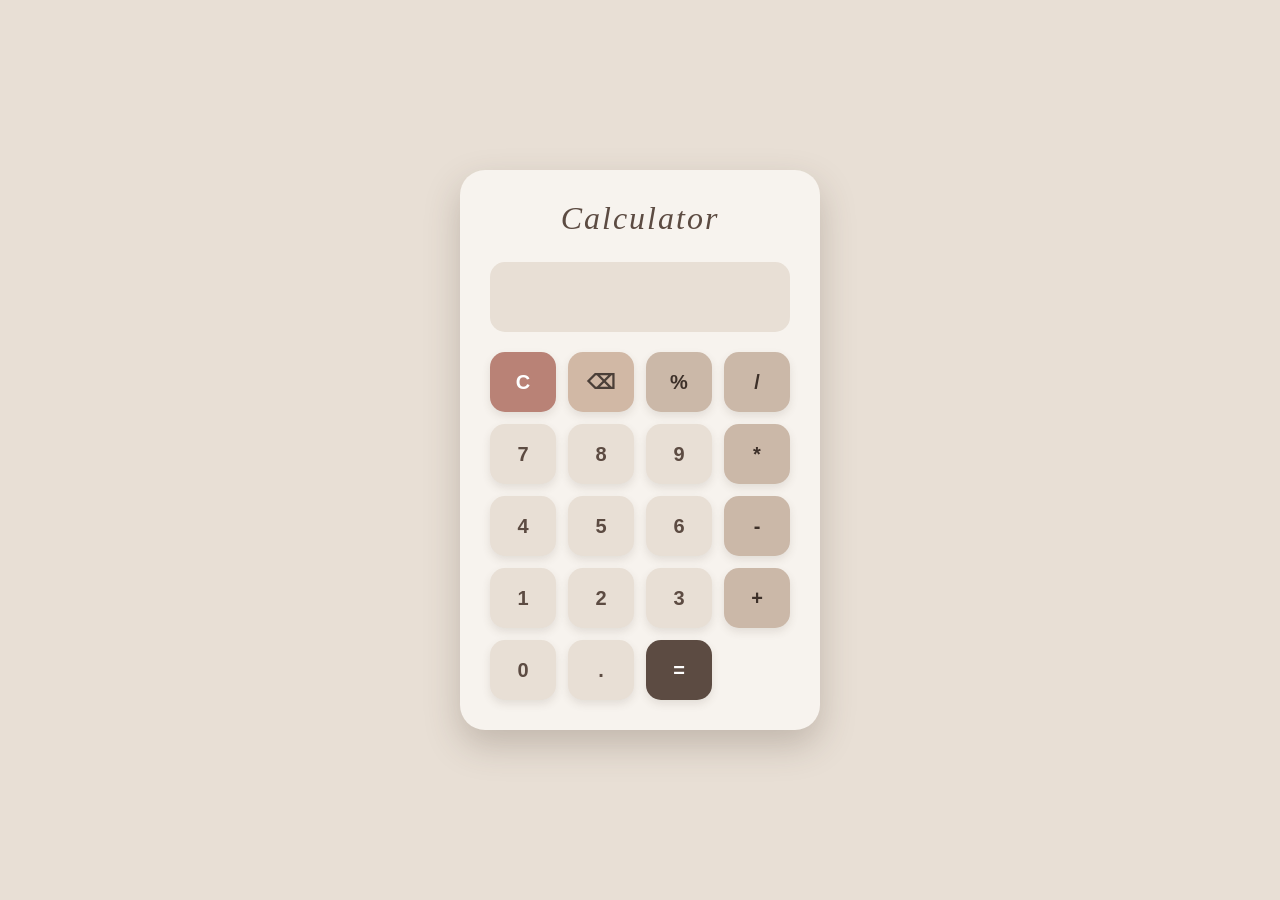
<file: Task-4-JavaScript/Calculator/calculator.html>
<!DOCTYPE html>
<html lang="en">

<head>
    <meta charset="UTF-8">
    <meta name="viewport" content="width=device-width, initial-scale=1.0">

    <title> Calculator</title>

    <style>

        * {
            margin: 0;
            padding: 0;
            box-sizing: border-box;
        }

        body {
            font-family: Georgia, serif;
            background: #e8dfd5;

            min-height: 100vh;

            display: flex;
            justify-content: center;
            align-items: center;

            padding: 20px;
        }

        .calculator {
            width: 100%;
            max-width: 360px;

            background: #f7f3ee;

            padding: 30px;

            border-radius: 25px;

            box-shadow:
                0 15px 35px rgba(80, 65, 50, 0.25);
        }

        h1 {
            text-align: center;

            font-family: Georgia, serif;
            font-size: 32px;
            font-weight: normal;
            font-style: italic;

            letter-spacing: 2px;

            color: #5c4b42;

            margin-bottom: 25px;
        }

        #display {
            width: 100%;

            height: 70px;

            border: none;
            border-radius: 15px;

            background: #e8dfd5;

            color: #4b3f38;

            font-family: "Courier New", monospace;

            font-size: 28px;

            text-align: right;

            padding: 10px 15px;

            margin-bottom: 20px;

            outline: none;
        }

        .buttons {
            display: grid;

            grid-template-columns: repeat(4, 1fr);

            gap: 12px;
        }

        button {
            height: 60px;

            border: none;

            border-radius: 15px;

            background: #e8dfd5;

            color: #5c4b42;

            font-size: 20px;

            font-weight: bold;

            cursor: pointer;

            transition: all 0.2s ease;

            box-shadow:
                0 4px 8px rgba(80, 65, 50, 0.12);
        }

        button:hover {
            background: #d8cabe;

            transform: translateY(-2px);
        }

        button:active {
            transform: scale(0.95);
        }

        .operator {
            background: #cbb8a8;

            color: #3d3029;
        }

        .operator:hover {
            background: #b9a392;
        }

        .clear {
            background: #b98276;

            color: white;
        }

        .clear:hover {
            background: #a66f64;
        }

        .equals {
            background: #5c4b42;

            color: white;
        }

        .equals:hover {
            background: #3d3029;
        }

        .backspace {
            background: #d1b8a5;

            color: #4b3f38;
        }

        @media (max-width: 400px) {

            .calculator {
                padding: 20px;
            }

            button {
                height: 55px;

                font-size: 18px;
            }

            #display {
                font-size: 24px;
            }

        }

    </style>

</head>


<body>

    <div class="calculator">

        <h1>Calculator</h1>

        <input
            type="text"
            id="display"
            readonly
        >


        <div class="buttons">

            <button class="clear">C</button>

            <button class="backspace">⌫</button>

            <button class="operator">%</button>

            <button class="operator">/</button>


            <button>7</button>

            <button>8</button>

            <button>9</button>

            <button class="operator">*</button>


            <button>4</button>

            <button>5</button>

            <button>6</button>

            <button class="operator">-</button>


            <button>1</button>

            <button>2</button>

            <button>3</button>

            <button class="operator">+</button>


            <button>0</button>

            <button>.</button>

            <button class="equals">=</button>

        </div>

    </div>


    <script>

        let display = document.getElementById("display");

        let buttons = document.querySelectorAll("button");


        buttons.forEach(button => {

            button.addEventListener("click", () => {

                let value = button.innerText;


                // Clear
                if (value === "C") {

                    display.value = "";

                }


                // Backspace
                else if (value === "⌫") {

                    display.value =
                        display.value.slice(0, -1);

                }


                // Percentage
                else if (value === "%") {

                    if (display.value !== "") {

                        display.value =
                            Number(display.value) / 100;

                    }

                }


                // Equal
                else if (value === "=") {

                    try {

                        display.value =
                            eval(display.value);

                    }

                    catch {

                        display.value = "Error";

                    }

                }


                // Numbers and operators
                else {

                    display.value += value;

                }

            });

        });

    </script>


</body>

</html>
</file>
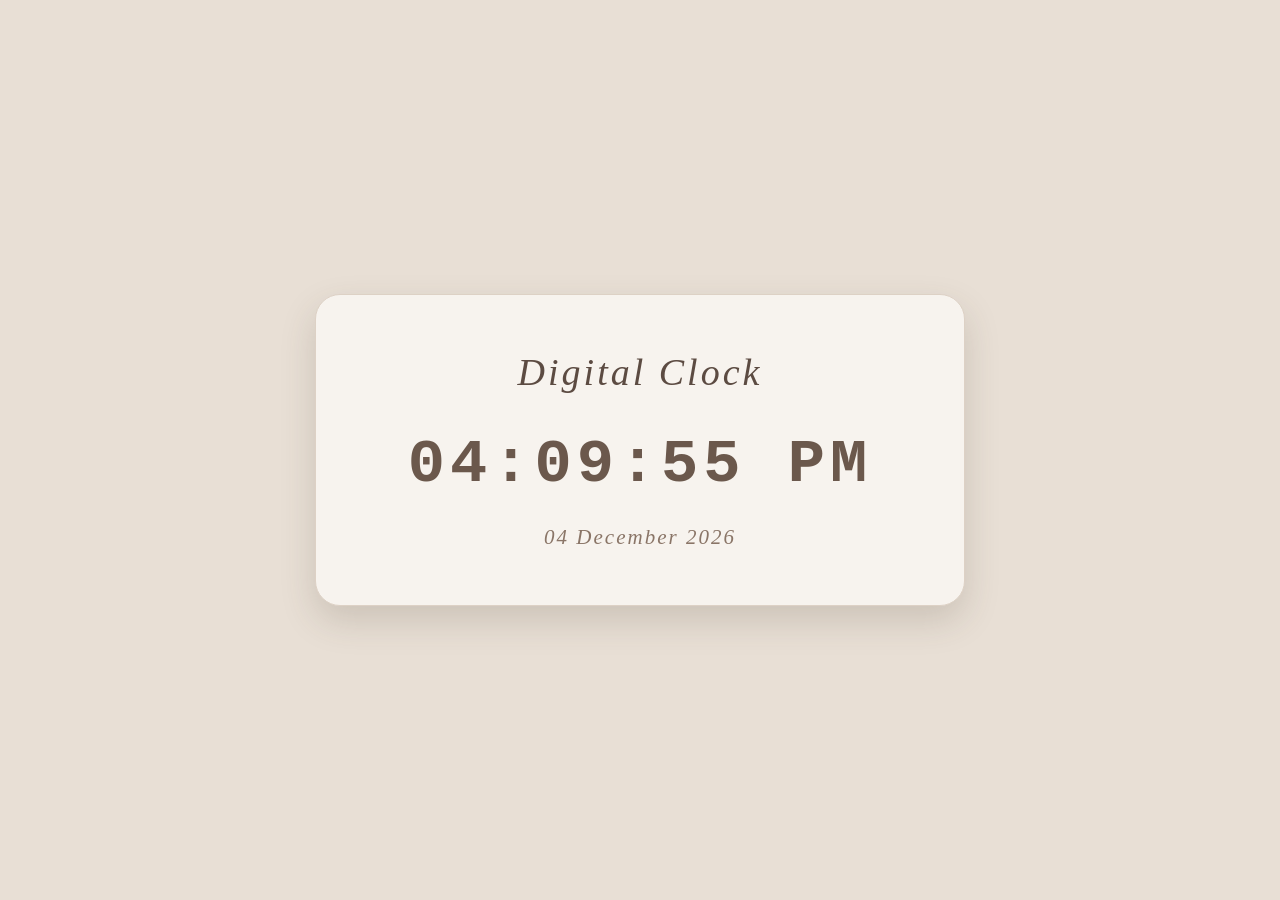
<file: Task-4-JavaScript/Digital-Clock/digital-clock.html>
<!DOCTYPE html>
<html lang="en">
<head>
    <meta charset="UTF-8">
    <meta name="viewport" content="width=device-width, initial-scale=1.0">
    <title>Digital Clock</title>
    <link rel="stylesheet" href="clock.css">
</head>

<body>

    <div class="clock-container">
        <h1>Digital Clock</h1>

        <div id="clock">00:00:00</div>
        <div id="date">Loading...</div>
    </div>

    <script src="clock.js"></script>

</body>
</html>
</file>
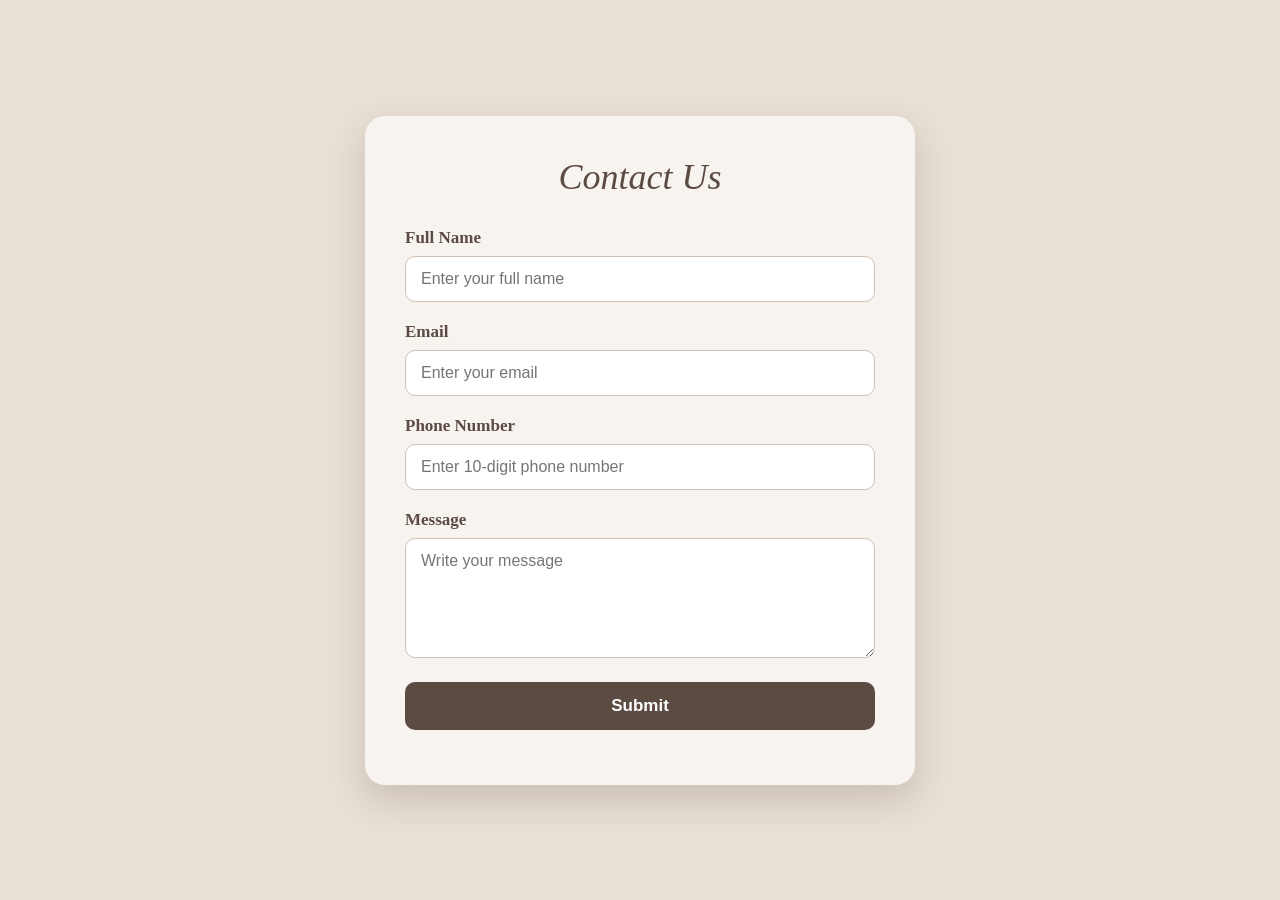
<file: Task-4-JavaScript/Form-Validation/form-validation.html>
<!DOCTYPE html>
<html lang="en">

<head>
    <meta charset="UTF-8">
    <meta name="viewport" content="width=device-width, initial-scale=1.0">

    <title>Contact Form</title>

    <link rel="stylesheet" href="form.css">
</head>

<body>

    <div class="form-container">

        <h1>Contact Us</h1>

        <form id="contactForm">

            <div class="form-group">
                <label for="name">Full Name</label>

                <input
                    type="text"
                    id="name"
                    placeholder="Enter your full name"
                >

                <small id="nameError"></small>
            </div>


            <div class="form-group">
                <label for="email">Email</label>

                <input
                    type="email"
                    id="email"
                    placeholder="Enter your email"
                >

                <small id="emailError"></small>
            </div>


            <div class="form-group">
                <label for="phone">Phone Number</label>

                <input
                    type="text"
                    id="phone"
                    placeholder="Enter 10-digit phone number"
                >

                <small id="phoneError"></small>
            </div>


            <div class="form-group">
                <label for="message">Message</label>

                <textarea
                    id="message"
                    placeholder="Write your message"
                ></textarea>

                <small id="messageError"></small>
            </div>


            <button type="submit">Submit</button>

            <p id="successMessage"></p>

        </form>

    </div>


    <script src="form.js"></script>

</body>

</html>
</file>
<file: Task-3-HTML-CSS/Portfolio/style.css>
/* =========================
   RESET
========================= */

* {
    margin: 0;
    padding: 0;
    box-sizing: border-box;
}

html {
    scroll-behavior: smooth;
}

body {
    font-family: Arial, sans-serif;
    background: #e8dfd5;
    color: #4b3f38;
    line-height: 1.6;
}


/* =========================
   NAVBAR
========================= */

.navbar {
    position: sticky;
    top: 0;
    z-index: 1000;

    display: flex;
    align-items: center;
    justify-content: space-between;

    padding: 18px 6%;

    background: rgba(247, 243, 238, 0.95);

    box-shadow: 0 3px 15px rgba(80, 65, 50, 0.08);
}

.logo {
    font-family: Georgia, serif;
    font-size: 24px;
    font-weight: bold;
    color: #5c4b42;
}

.navbar nav {
    display: flex;
    gap: 25px;
}

.navbar nav a {
    text-decoration: none;
    color: #5c4b42;
    font-weight: bold;
    transition: 0.3s;
}

.navbar nav a:hover,
.navbar nav a.active {
    color: #a66f64;
}

.nav-button {
    text-decoration: none;

    background: #5c4b42;
    color: white;

    padding: 10px 18px;

    border-radius: 25px;

    font-weight: bold;

    transition: 0.3s;
}

.nav-button:hover {
    background: #3d3029;
    transform: translateY(-2px);
}


/* =========================
   COMMON BUTTONS
========================= */

.primary-button,
.secondary-button,
.text-button,
.view-all-button {
    display: inline-block;

    text-decoration: none;

    padding: 12px 24px;

    border-radius: 25px;

    font-weight: bold;

    transition: 0.3s;
}

.primary-button {
    background: #5c4b42;
    color: white;
}

.primary-button:hover {
    background: #3d3029;
    transform: translateY(-3px);
}

.secondary-button {
    border: 2px solid #5c4b42;
    color: #5c4b42;
}

.secondary-button:hover {
    background: #5c4b42;
    color: white;
}

.text-button {
    color: #8a6357;
    padding: 0;
}

.text-button:hover {
    color: #5c4b42;
}


/* =========================
   HERO SECTION
========================= */

.hero {
    min-height: 85vh;

    display: flex;
    align-items: center;
    justify-content: space-between;

    gap: 60px;

    padding: 80px 8%;
}

.hero-content {
    max-width: 650px;
}

.hero-intro {
    color: #a66f64;
    font-weight: bold;
    letter-spacing: 3px;
    text-transform: uppercase;
    margin-bottom: 10px;
}

.hero h1 {
    font-family: Georgia, serif;
    font-size: clamp(50px, 7vw, 90px);
    font-weight: normal;
    font-style: italic;
    color: #5c4b42;
    line-height: 1.1;
}

.hero h2 {
    font-size: 25px;
    font-weight: normal;
    color: #6d5a50;
    margin: 20px 0;
}

.hero-description {
    max-width: 600px;
    color: #6d625b;
    font-size: 18px;
    margin-bottom: 30px;
}

.hero-buttons {
    display: flex;
    gap: 15px;
    flex-wrap: wrap;
}


/* Hero Visual */

.hero-visual {
    width: 350px;
    height: 350px;

    display: flex;
    align-items: center;
    justify-content: center;

    background: #d8cabe;

    border-radius: 50%;

    box-shadow: 0 20px 40px rgba(80, 65, 50, 0.18);
}

.code-card {
    width: 260px;

    padding: 35px 25px;

    background: #f7f3ee;

    border-radius: 20px;

    box-shadow: 0 15px 30px rgba(80, 65, 50, 0.18);

    font-family: "Courier New", monospace;

    text-align: left;

    color: #8a6357;
}

.code-card p {
    color: #5c4b42;
    font-size: 22px;
    margin: 20px 0;
}


/* =========================
   COMMON SECTION
========================= */

section {
    padding: 80px 8%;
}

.section-heading {
    text-align: center;
    margin-bottom: 50px;
}

.section-heading p {
    color: #a66f64;
    font-size: 14px;
    font-weight: bold;
    letter-spacing: 3px;
}

.section-heading h2 {
    font-family: Georgia, serif;
    font-size: 42px;
    font-weight: normal;
    font-style: italic;
    color: #5c4b42;
    margin-top: 8px;
}


/* =========================
   ABOUT PREVIEW
========================= */

.about-preview {
    background: #f7f3ee;
}

.about-preview-content {
    display: grid;
    grid-template-columns: 1fr 1fr;
    gap: 60px;
    align-items: center;
}

.about-text {
    max-width: 600px;
}

.about-text p {
    font-size: 17px;
    color: #6d625b;
    margin-bottom: 20px;
}

.quick-info {
    display: grid;
    grid-template-columns: 1fr 1fr;
    gap: 15px;
}

.info-card {
    padding: 25px;

    background: #e8dfd5;

    border-radius: 15px;

    transition: 0.3s;
}

.info-card:hover {
    transform: translateY(-5px);
}

.info-card span {
    display: block;
    font-size: 13px;
    color: #8a7567;
    margin-bottom: 8px;
}

.info-card strong {
    color: #5c4b42;
}


/* =========================
   SKILLS
========================= */

.skills-grid {
    display: grid;

    grid-template-columns: repeat(4, 1fr);

    gap: 20px;
}

.skill-card {
    padding: 30px 20px;

    text-align: center;

    background: #f7f3ee;

    border-radius: 18px;

    box-shadow: 0 8px 20px rgba(80, 65, 50, 0.1);

    transition: 0.3s;
}

.skill-card:hover {
    transform: translateY(-8px);
    box-shadow: 0 15px 30px rgba(80, 65, 50, 0.18);
}

.skill-icon {
    width: 60px;
    height: 60px;

    margin: 0 auto 20px;

    display: flex;
    align-items: center;
    justify-content: center;

    background: #d8cabe;

    border-radius: 50%;

    color: #5c4b42;

    font-weight: bold;
    font-size: 18px;
}

.skill-card h3 {
    color: #5c4b42;
    margin-bottom: 10px;
}

.skill-card p {
    color: #7a6b62;
    font-size: 14px;
}


/* =========================
   SERVICES
========================= */

.services-section {
    background: #f7f3ee;
}

.services-grid {
    display: grid;

    grid-template-columns: repeat(3, 1fr);

    gap: 25px;
}

.service-card {
    padding: 35px;

    background: #e8dfd5;

    border-radius: 20px;

    transition: 0.3s;

    border: 1px solid #d8cabe;
}

.service-card:hover {
    transform: translateY(-8px);
    background: #ded2c7;
}

.service-number {
    font-family: Georgia, serif;
    font-size: 30px;
    font-style: italic;
    color: #a66f64;
}

.service-card h3 {
    font-family: Georgia, serif;
    font-size: 25px;
    color: #5c4b42;
    margin: 15px 0;
}

.service-card p {
    color: #6d625b;
}


/* =========================
   PROJECTS
========================= */

.projects-grid {
    display: grid;

    grid-template-columns: repeat(3, 1fr);

    gap: 25px;
}

.project-card {
    background: #f7f3ee;

    border-radius: 20px;

    overflow: hidden;

    box-shadow: 0 8px 20px rgba(80, 65, 50, 0.1);

    transition: 0.3s;
}

.project-card:hover {
    transform: translateY(-8px);

    box-shadow: 0 15px 30px rgba(80, 65, 50, 0.18);
}

.project-content {
    padding: 30px;
}

.project-category {
    color: #a66f64;
    font-size: 13px;
    font-weight: bold;
    text-transform: uppercase;
    letter-spacing: 1px;
}

.project-card h3 {
    font-family: Georgia, serif;
    font-size: 27px;
    color: #5c4b42;
    margin: 12px 0;
}

.project-card p {
    color: #6d625b;
    margin-bottom: 20px;
}

.tech-stack {
    display: flex;
    gap: 8px;
    flex-wrap: wrap;
    margin-bottom: 25px;
}

.tech-stack span {
    padding: 5px 10px;

    background: #e8dfd5;

    border-radius: 15px;

    font-size: 12px;

    color: #6d5a50;
}

.project-buttons {
    display: flex;
    gap: 10px;
}

.project-buttons a {
    text-decoration: none;

    padding: 9px 15px;

    border-radius: 20px;

    background: #5c4b42;

    color: white;

    font-size: 13px;

    transition: 0.3s;
}

.project-buttons a:hover {
    background: #3d3029;
}

.view-all-button {
    display: block;

    width: fit-content;

    margin: 40px auto 0;

    background: #5c4b42;

    color: white;
}

.view-all-button:hover {
    background: #3d3029;
    transform: translateY(-3px);
}


/* =========================
   CONTACT CTA
========================= */

.contact-cta {
    text-align: center;

    background: #d8cabe;
}

.contact-cta p {
    color: #8a6357;
    font-weight: bold;
    letter-spacing: 2px;
}

.contact-cta h2 {
    font-family: Georgia, serif;
    font-size: 40px;
    font-style: italic;
    font-weight: normal;

    color: #5c4b42;

    margin: 15px auto 30px;

    max-width: 700px;
}


/* =========================
   FOOTER
========================= */

footer {
    background: #4b3f38;

    color: #f7f3ee;

    padding: 60px 8% 20px;
}

.footer-content {
    display: grid;

    grid-template-columns: 2fr 1fr 1fr;

    gap: 50px;

    padding-bottom: 40px;
}

.footer-about h3 {
    font-family: Georgia, serif;
    font-size: 25px;
    margin-bottom: 10px;
}

.footer-about p {
    color: #d8cabe;
}

.footer-content h4 {
    margin-bottom: 15px;
}

.footer-content a {
    display: block;

    text-decoration: none;

    color: #d8cabe;

    margin-bottom: 8px;

    transition: 0.3s;
}

.footer-content a:hover {
    color: white;
}

.footer-bottom {
    border-top: 1px solid #6d5a50;

    padding-top: 20px;

    text-align: center;

    color: #d8cabe;

    font-size: 14px;
}


/* =========================
   RESPONSIVE
========================= */

@media (max-width: 1000px) {

    .navbar nav {
        gap: 15px;
    }

    .hero {
        flex-direction: column;
        text-align: center;
    }

    .hero-content {
        max-width: 750px;
    }

    .hero-buttons {
        justify-content: center;
    }

    .skills-grid {
        grid-template-columns: repeat(2, 1fr);
    }

    .projects-grid {
        grid-template-columns: 1fr;
    }

}


@media (max-width: 768px) {

    .navbar {
        flex-direction: column;
        gap: 15px;
    }

    .navbar nav {
        flex-wrap: wrap;
        justify-content: center;
    }

    .nav-button {
        display: none;
    }

    .hero {
        padding: 60px 6%;
    }

    .hero-visual {
        width: 280px;
        height: 280px;
    }

    .about-preview-content {
        grid-template-columns: 1fr;
    }

    .services-grid {
        grid-template-columns: 1fr;
    }

    .footer-content {
        grid-template-columns: 1fr;
        text-align: center;
    }

}


@media (max-width: 500px) {

    section {
        padding: 60px 5%;
    }

    .hero h1 {
        font-size: 52px;
    }

    .hero h2 {
        font-size: 20px;
    }

    .hero-description {
        font-size: 16px;
    }

    .hero-visual {
        width: 240px;
        height: 240px;
    }

    .code-card {
        width: 200px;
    }

    .quick-info {
        grid-template-columns: 1fr;
    }

    .skills-grid {
        grid-template-columns: 1fr;
    }

    .section-heading h2 {
        font-size: 34px;
    }

}

/* =========================
   PROJECTS PAGE
========================= */

.projects-hero {
    padding-bottom: 30px;
}

.projects-hero h1 {
    font-family: Georgia, serif;
    font-size: clamp(45px, 6vw, 70px);
    font-weight: normal;
    font-style: italic;
    color: #5c4b42;
    margin: 15px 0;
}

.projects-intro {
    max-width: 650px;
    margin: 20px auto 0;
    color: #6d625b;
    font-size: 17px;
    letter-spacing: 0;
}

/* =========================
   ABOUT PAGE
========================= */

.about-page-hero {
    padding-bottom: 40px;
}

.about-page-hero h1 {
    font-family: Georgia, serif;
    font-size: clamp(50px, 7vw, 75px);
    font-weight: normal;
    font-style: italic;
    color: #5c4b42;
    margin: 15px 0;
}

.about-intro {
    max-width: 650px;
    margin: 20px auto 0;
    color: #6d625b;
    font-size: 17px;
}


/* =========================
   ABOUT MAIN
========================= */

.about-main {
    background: #f7f3ee;
}

.about-main-content {
    display: grid;
    grid-template-columns: 1.3fr 1fr;
    gap: 70px;
    align-items: center;
}

.small-heading {
    color: #a66f64;
    font-size: 13px;
    font-weight: bold;
    letter-spacing: 3px;
    margin-bottom: 12px;
}

.about-main-text h2 {
    font-family: Georgia, serif;
    font-size: 42px;
    font-weight: normal;
    font-style: italic;
    color: #5c4b42;
    margin-bottom: 25px;
}

.about-main-text p:not(.small-heading) {
    color: #6d625b;
    font-size: 17px;
    margin-bottom: 18px;
}


/* =========================
   ABOUT HIGHLIGHTS
========================= */

.about-highlight {
    display: grid;
    grid-template-columns: 1fr 1fr;
    gap: 15px;
}

.highlight-item {
    padding: 25px;

    background: #e8dfd5;

    border-radius: 16px;

    border: 1px solid #d8cabe;

    transition: 0.3s;
}

.highlight-item:hover {
    transform: translateY(-5px);
    background: #ded2c7;
}

.highlight-item span {
    display: block;

    color: #8a7567;

    font-size: 13px;

    margin-bottom: 8px;
}

.highlight-item strong {
    color: #5c4b42;

    font-size: 16px;
}


/* =========================
   MY JOURNEY
========================= */

.journey-section {
    background: #e8dfd5;
}

.journey-content {
    max-width: 800px;
    margin: auto;

    background: #f7f3ee;

    padding: 40px;

    border-radius: 20px;

    box-shadow: 0 10px 25px rgba(80, 65, 50, 0.1);
}

.journey-content p {
    color: #6d625b;

    font-size: 17px;

    margin-bottom: 20px;
}

.journey-content p:last-child {
    margin-bottom: 0;
}


/* =========================
   WHAT I'M LEARNING
========================= */

.learning-section {
    background: #f7f3ee;
}

.learning-grid {
    display: grid;

    grid-template-columns: repeat(2, 1fr);

    gap: 20px;

    max-width: 900px;

    margin: auto;
}

.learning-card {
    padding: 30px;

    background: #e8dfd5;

    border-radius: 18px;

    border: 1px solid #d8cabe;

    transition: 0.3s;
}

.learning-card:hover {
    transform: translateY(-6px);

    box-shadow: 0 12px 25px rgba(80, 65, 50, 0.12);
}

.learning-card h3 {
    font-family: Georgia, serif;

    font-size: 24px;

    font-weight: normal;

    color: #5c4b42;

    margin-bottom: 12px;
}

.learning-card p {
    color: #6d625b;
}


/* =========================
   GOALS
========================= */

.goals-section {
    background: #d8cabe;
}

.goals-content {
    max-width: 1000px;

    margin: auto;

    display: grid;

    grid-template-columns: 1fr 1fr;

    gap: 60px;

    align-items: center;
}

.goals-content h2 {
    font-family: Georgia, serif;

    font-size: 40px;

    font-weight: normal;

    font-style: italic;

    color: #5c4b42;
}

.goals-content > p {
    color: #5c4b42;

    font-size: 17px;
}


/* =========================
   ABOUT PAGE RESPONSIVE
========================= */

@media (max-width: 900px) {

    .about-main-content {
        grid-template-columns: 1fr;
    }

    .goals-content {
        grid-template-columns: 1fr;
    }

}


@media (max-width: 600px) {

    .about-main-text h2 {
        font-size: 34px;
    }

    .about-highlight {
        grid-template-columns: 1fr;
    }

    .learning-grid {
        grid-template-columns: 1fr;
    }

    .journey-content {
        padding: 25px;
    }

    .goals-content h2 {
        font-size: 34px;
    }

}

/* =========================
   CONTACT PAGE
========================= */

.contact-page-hero {
    padding-bottom: 40px;
}

.contact-page-hero h1 {
    font-family: Georgia, serif;
    font-size: clamp(50px, 7vw, 75px);
    font-weight: normal;
    font-style: italic;
    color: #5c4b42;
    margin: 15px 0;
}

.contact-intro {
    max-width: 650px;
    margin: 20px auto 0;
    color: #6d625b;
    font-size: 17px;
}


/* =========================
   CONTACT SECTION
========================= */

.contact-section {
    background: #f7f3ee;
}

.contact-container {
    max-width: 1100px;
    margin: auto;

    display: grid;
    grid-template-columns: 0.9fr 1.1fr;

    gap: 70px;

    align-items: start;
}


/* =========================
   CONTACT INFO
========================= */

.contact-info h2 {
    font-family: Georgia, serif;

    font-size: 42px;

    font-weight: normal;

    font-style: italic;

    color: #5c4b42;

    margin: 15px 0 20px;
}

.contact-description {
    color: #6d625b;

    font-size: 17px;

    margin-bottom: 35px;
}


.contact-item {
    display: flex;

    align-items: center;

    gap: 18px;

    padding: 20px;

    margin-bottom: 15px;

    background: #e8dfd5;

    border-radius: 15px;

    transition: 0.3s;
}

.contact-item:hover {
    transform: translateX(5px);

    background: #ded2c7;
}


.contact-icon {
    width: 50px;
    height: 50px;

    display: flex;

    align-items: center;

    justify-content: center;

    background: #5c4b42;

    color: white;

    border-radius: 50%;

    font-size: 20px;

    flex-shrink: 0;
}


.contact-item span {
    display: block;

    color: #8a7567;

    font-size: 13px;

    margin-bottom: 4px;
}


.contact-item a,
.contact-item strong {
    color: #5c4b42;

    text-decoration: none;

    font-size: 15px;
}

.contact-item a:hover {
    color: #a66f64;
}


/* =========================
   CONTACT FORM
========================= */

.contact-form-wrapper {
    background: #e8dfd5;

    padding: 40px;

    border-radius: 20px;

    border: 1px solid #d8cabe;

    box-shadow: 0 10px 25px rgba(80, 65, 50, 0.08);
}


.form-group {
    margin-bottom: 20px;
}


.form-group label {
    display: block;

    color: #5c4b42;

    font-weight: bold;

    font-size: 14px;

    margin-bottom: 8px;
}


.form-group input,
.form-group textarea {
    width: 100%;

    padding: 14px 16px;

    border: 1px solid #cbbcaf;

    border-radius: 10px;

    background: #f7f3ee;

    color: #5c4b42;

    font-family: Arial, sans-serif;

    font-size: 15px;

    outline: none;

    transition: 0.3s;
}


.form-group input:focus,
.form-group textarea:focus {
    border-color: #8a6357;

    box-shadow: 0 0 0 3px rgba(166, 111, 100, 0.12);
}


.form-group textarea {
    resize: vertical;

    min-height: 140px;
}


.contact-form .primary-button {
    border: none;

    cursor: pointer;

    font-size: 15px;
}


/* =========================
   FORM MESSAGE
========================= */

.form-message {
    margin-top: 18px;

    font-size: 14px;

    font-weight: bold;

    min-height: 20px;
}


/* =========================
   CONTACT RESPONSIVE
========================= */

@media (max-width: 900px) {

    .contact-container {
        grid-template-columns: 1fr;

        gap: 40px;
    }

}


@media (max-width: 600px) {

    .contact-form-wrapper {
        padding: 25px;
    }

    .contact-info h2 {
        font-size: 34px;
    }

    .contact-item {
        padding: 15px;
    }

}
/* =========================
   STRUCTURED SKILLS
========================= */

.skills-category {
    max-width: 1100px;

    margin: 0 auto 60px;
}


.skills-category:last-child {
    margin-bottom: 0;
}


.skills-category-title {
    font-family: Georgia, serif;

    font-size: 25px;

    font-weight: normal;

    font-style: italic;

    color: #5c4b42;

    text-align: center;

    margin-bottom: 25px;

    position: relative;
}


.skills-category-title::after {
    content: "";

    display: block;

    width: 50px;

    height: 2px;

    background: #a66f64;

    margin: 10px auto 0;
}


.skills-grid {
    display: grid;

    grid-template-columns: repeat(4, 1fr);

    gap: 20px;
}


.single-skill {
    display: flex;

    justify-content: center;
}


.single-skill .skill-card {
    width: 260px;
}


/* =========================
   SKILLS RESPONSIVE
========================= */

@media (max-width: 900px) {

    .skills-grid {
        grid-template-columns: repeat(2, 1fr);
    }

}


@media (max-width: 550px) {

    .skills-grid {
        grid-template-columns: 1fr;
    }

    .single-skill .skill-card {
        width: 100%;
    }

}
</file>
<file: Task-4-JavaScript/Digital-Clock/clock.css>
* * {
    margin: 0;
    padding: 0;
    box-sizing: border-box;
}

body {
    font-family: Georgia, serif;
    background: #e8dfd5;
    color: #3d3530;
    min-height: 100vh;

    display: flex;
    justify-content: center;
    align-items: center;
}

.clock-container {
    width: 90%;
    max-width: 650px;
    text-align: center;

    background: #f7f3ee;
    padding: 55px 40px;

    border-radius: 25px;

    box-shadow:
        0 15px 35px rgba(80, 65, 50, 0.18);

    border: 1px solid #ddd1c5;
}

.clock-container h1 {
    font-family: "Georgia", serif;
    font-size: 38px;
    font-weight: normal;
    font-style: italic;
    letter-spacing: 3px;
    color: #5c4b42;
    margin-bottom: 35px;
}

#clock {
    font-family: "Courier New", monospace;
    font-size: 62px;
    font-weight: bold;
    letter-spacing: 5px;
    color: #6b584c;
    margin-bottom: 25px;
}

#date {
    font-family: "Georgia", serif;
    font-size: 21px;
    font-style: italic;
    letter-spacing: 2px;
    color: #8a7567;
}

@media (max-width: 600px) {

    .clock-container {
        padding: 40px 20px;
    }

    .clock-container h1 {
        font-size: 29px;
    }

    #clock {
        font-size: 36px;
        letter-spacing: 2px;
    }

    #date {
        font-size: 17px;
    }
}
</file>
<file: Task-4-JavaScript/Form-Validation/form.css>
* {
    margin: 0;
    padding: 0;
    box-sizing: border-box;
}

body {
    font-family: Georgia, serif;
    background: #e8dfd5;
    color: #4b3f38;

    min-height: 100vh;

    display: flex;
    justify-content: center;
    align-items: center;

    padding: 20px;
}

.form-container {
    width: 100%;
    max-width: 550px;

    background: #f7f3ee;

    padding: 40px;

    border-radius: 20px;

    box-shadow: 0 15px 35px rgba(80, 65, 50, 0.2);
}

.form-container h1 {
    text-align: center;

    font-family: Georgia, serif;
    font-size: 36px;
    font-style: italic;
    font-weight: normal;

    color: #5c4b42;

    margin-bottom: 30px;
}

.form-group {
    margin-bottom: 20px;
}

.form-group label {
    display: block;

    font-size: 17px;
    font-weight: bold;

    margin-bottom: 8px;

    color: #5c4b42;
}

.form-group input,
.form-group textarea {
    width: 100%;

    padding: 13px 15px;

    font-family: Arial, sans-serif;
    font-size: 16px;

    border: 1px solid #cfc1b5;

    border-radius: 10px;

    background: #fff;

    color: #4b3f38;

    outline: none;

    transition: 0.3s;
}

.form-group input:focus,
.form-group textarea:focus {
    border-color: #8a7567;

    box-shadow: 0 0 8px rgba(138, 117, 103, 0.25);
}

.form-group textarea {
    height: 120px;

    resize: vertical;
}

.form-group small {
    display: block;

    margin-top: 5px;

    font-size: 14px;

    color: #b04a4a;
}

button {
    width: 100%;

    padding: 14px;

    border: none;

    border-radius: 10px;

    background: #5c4b42;

    color: white;

    font-size: 17px;
    font-weight: bold;

    cursor: pointer;

    transition: 0.3s;
}

button:hover {
    background: #3d3029;

    transform: translateY(-2px);
}

#successMessage {
    text-align: center;

    margin-top: 15px;

    font-size: 16px;

    color: #527a5a;
}

@media (max-width: 600px) {

    .form-container {
        padding: 30px 20px;
    }

    .form-container h1 {
        font-size: 30px;
    }

}
</file>
